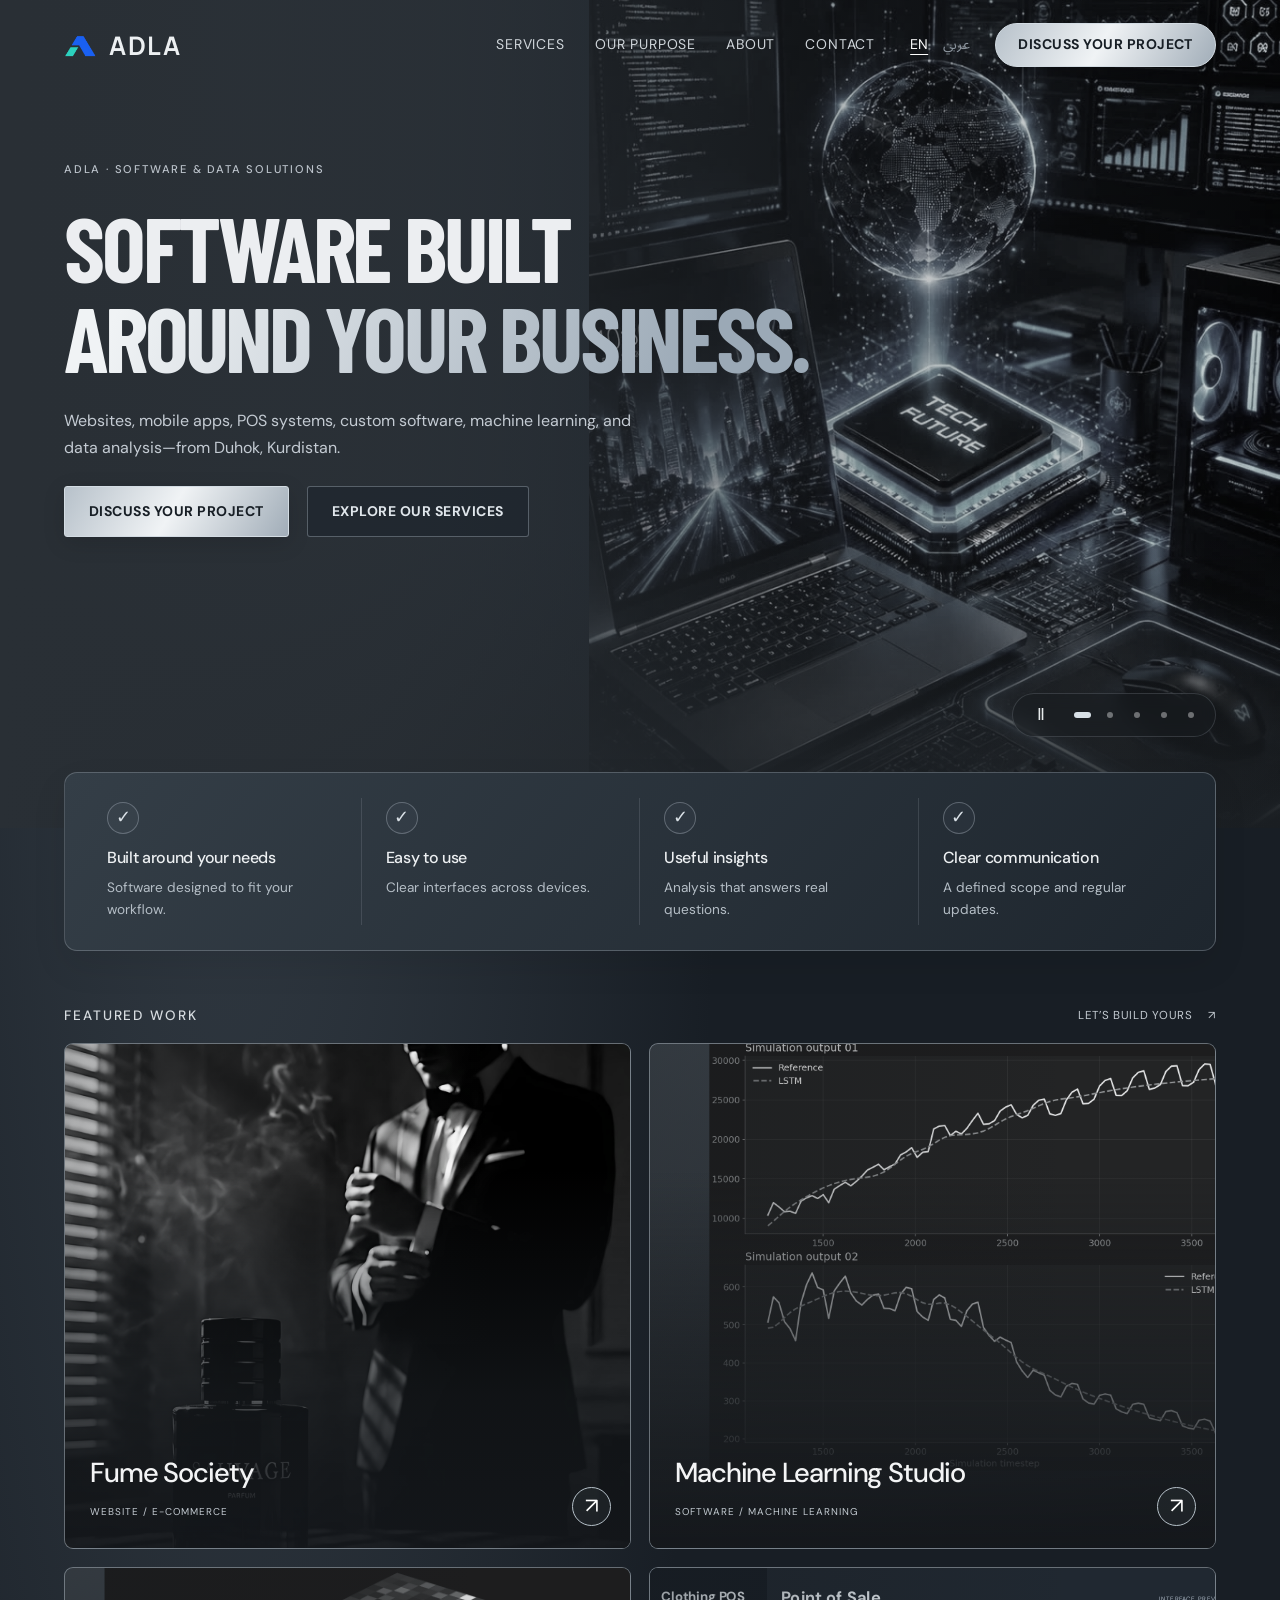
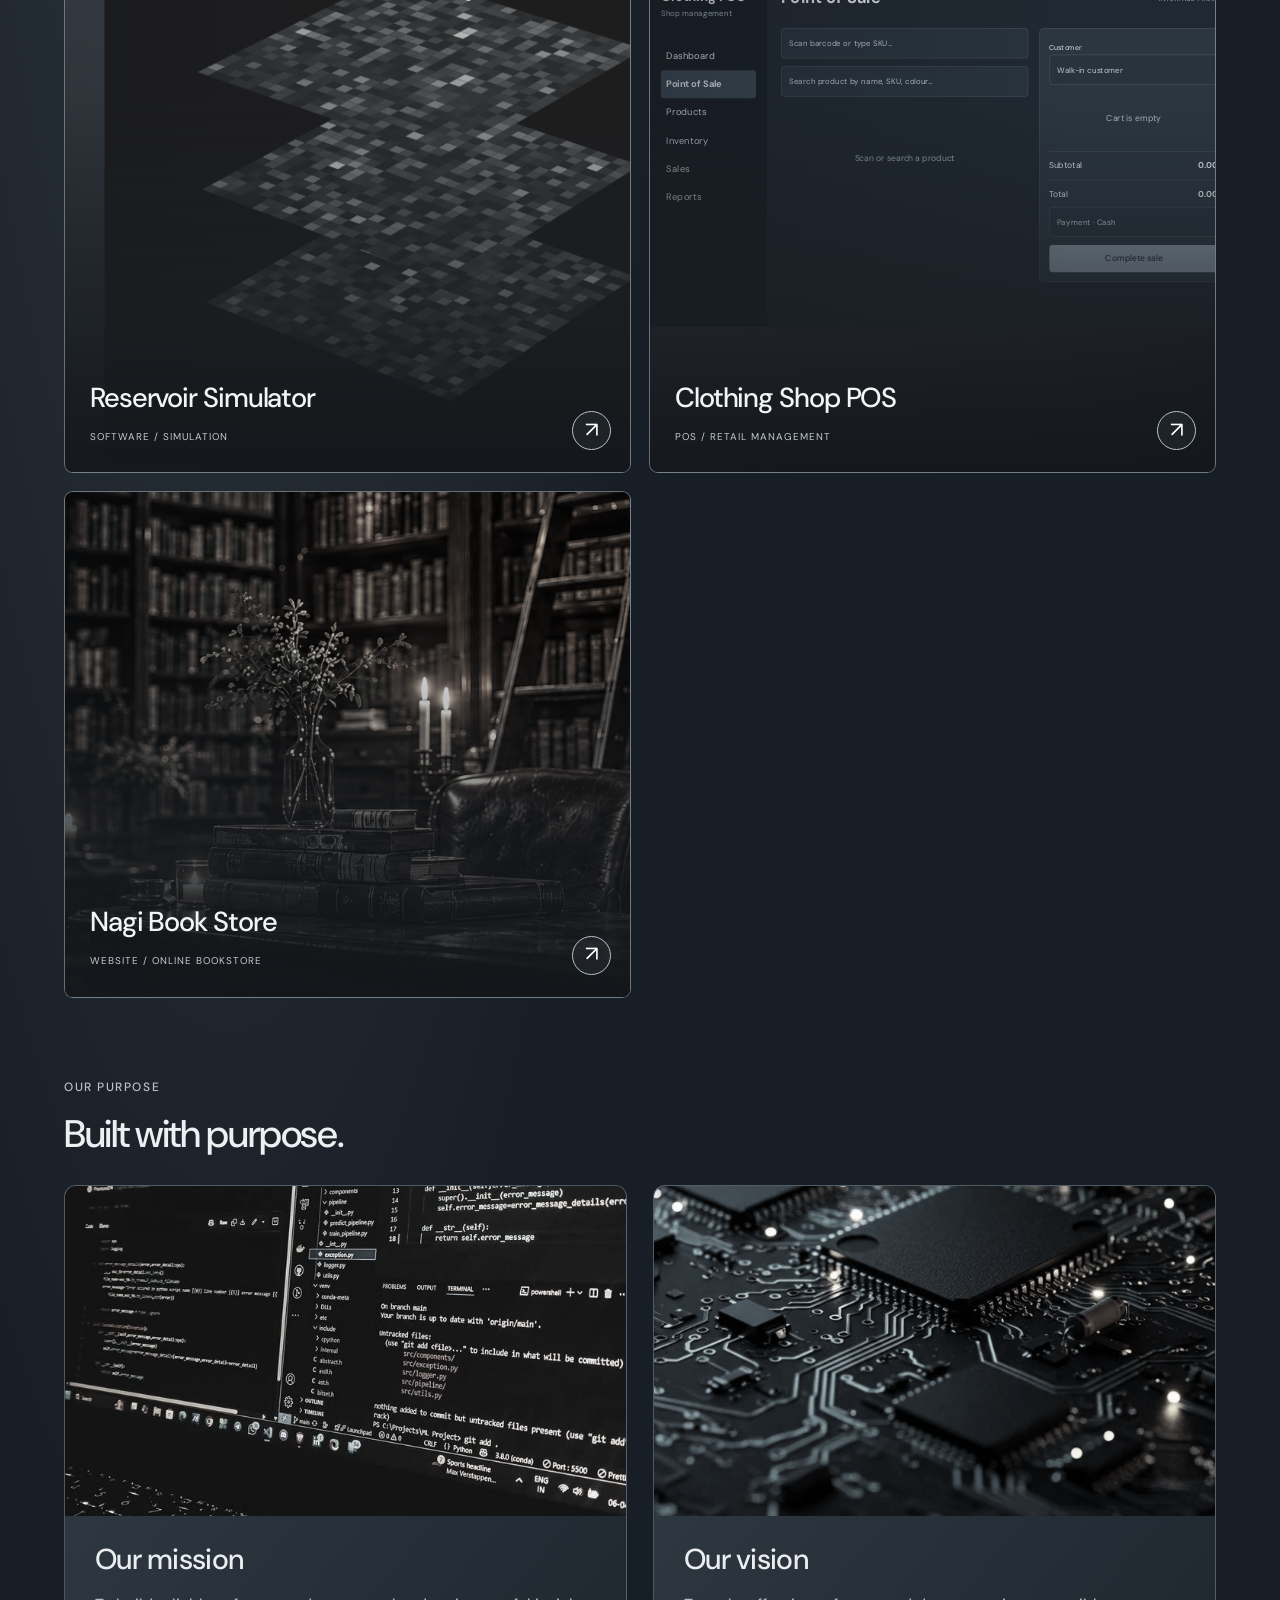
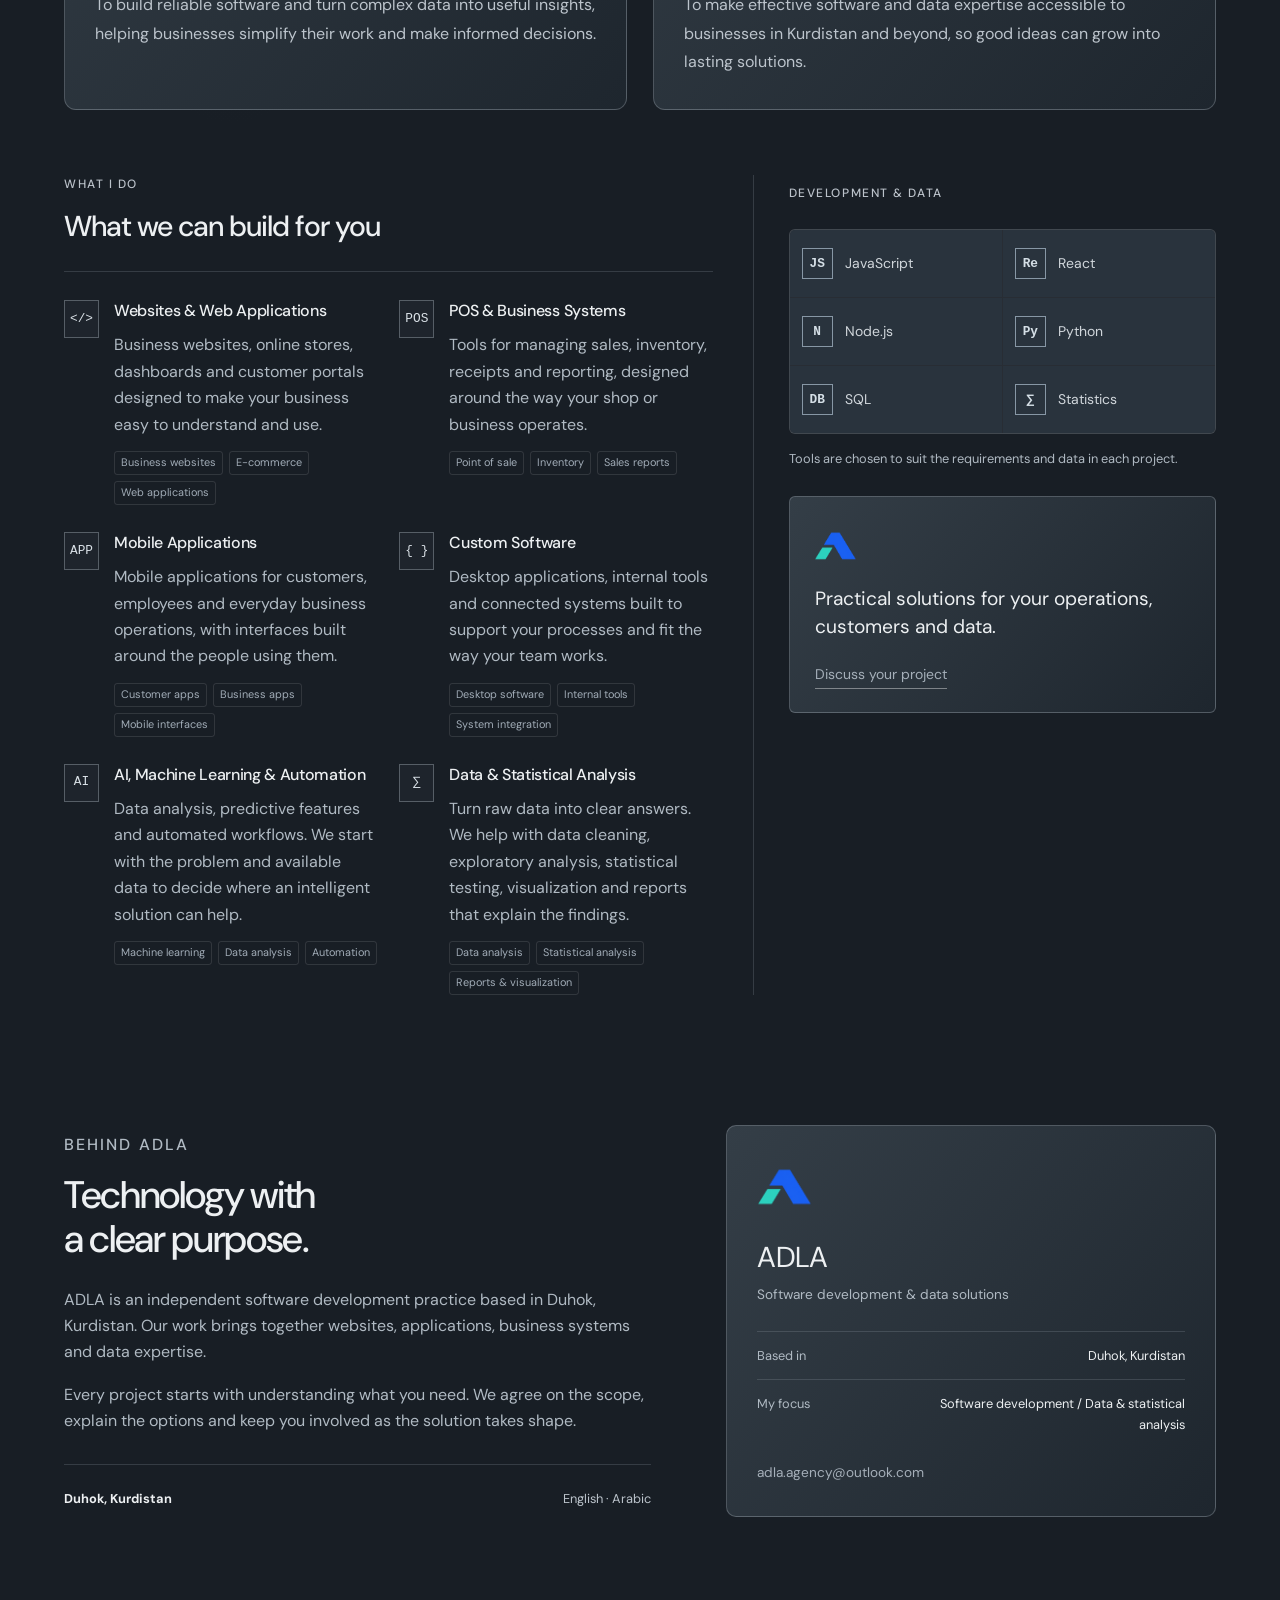
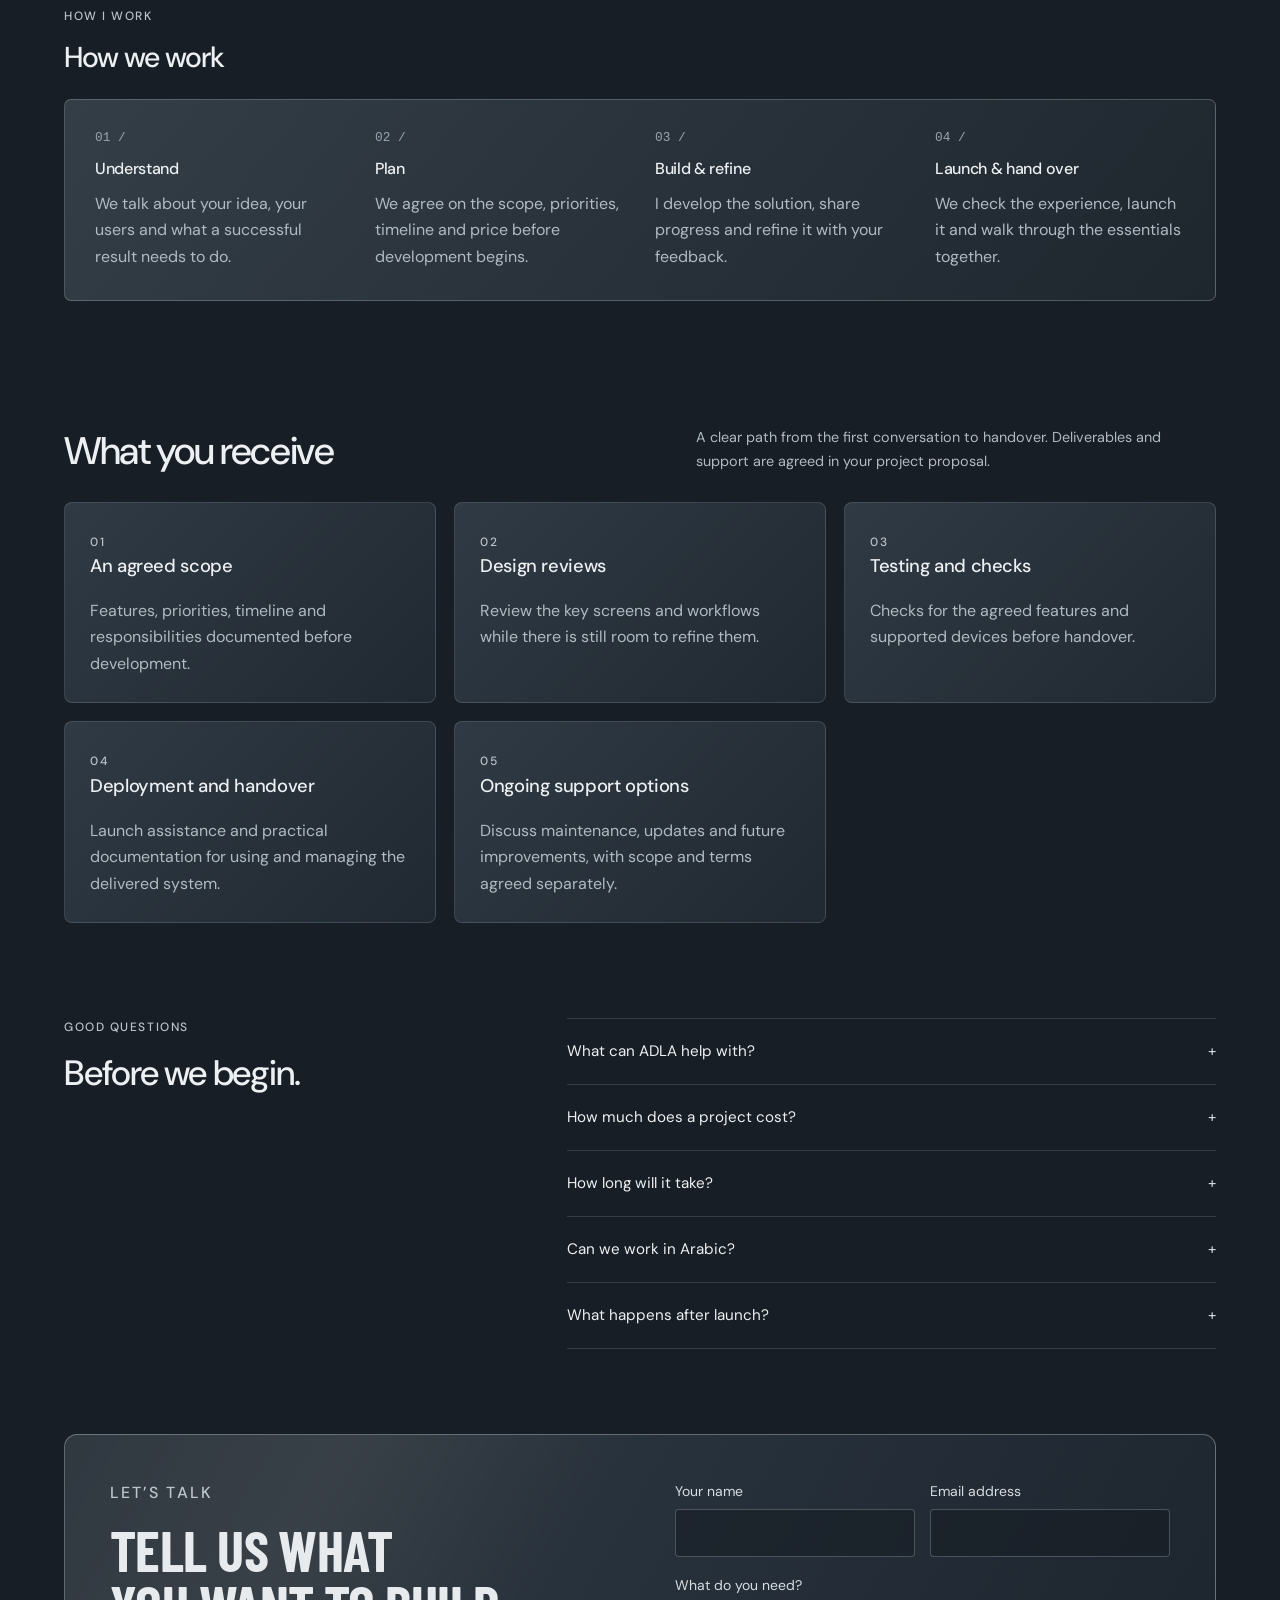
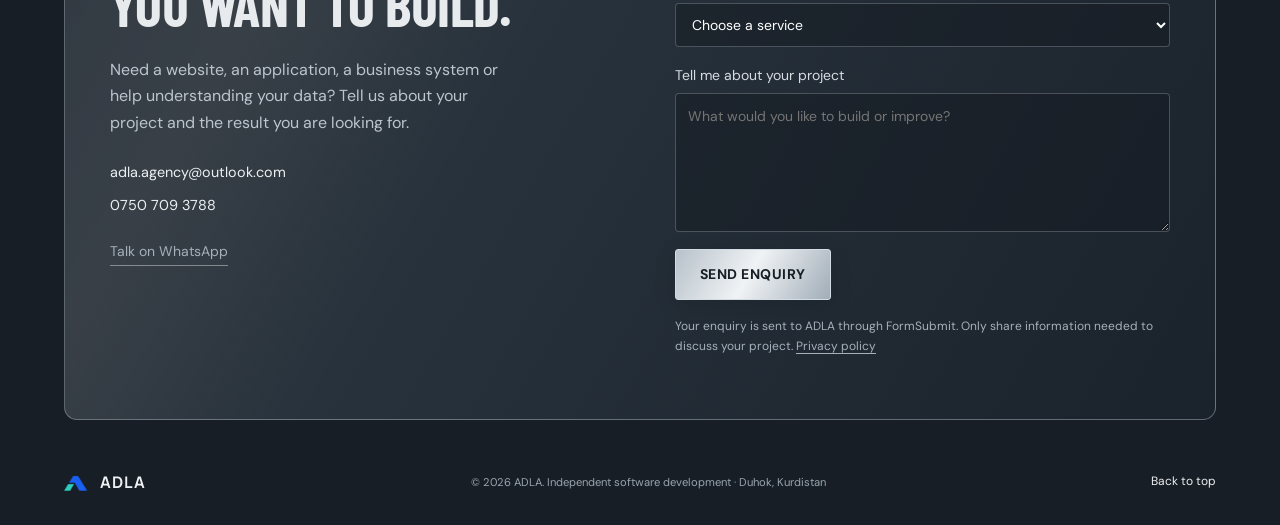
<file: index.html>
<!doctype html>
<html lang="en" dir="ltr">
<head>
<meta charset="utf-8"><meta name="viewport" content="width=device-width, initial-scale=1">
<title>ADLA | Software development in Duhok</title>
<meta name="description" content="Websites, mobile apps, POS systems, custom software, machine learning, automation, data analysis and statistical analysis. ADLA software development in Duhok, Kurdistan.">
<meta name="theme-color" content="#181e25"><link rel="icon" href="assets/favicon.png">
<link rel="preconnect" href="https://fonts.googleapis.com"><link rel="preconnect" href="https://fonts.gstatic.com" crossorigin>
<link href="https://fonts.googleapis.com/css2?family=Barlow+Condensed:wght@600;700;800&family=DM+Sans:wght@400;500;600;700&family=Manrope:wght@400;500;600;700;800&family=Noto+Sans+Arabic:wght@400;500;600;700&display=swap" rel="stylesheet">
<link rel="stylesheet" href="styles.css"><script src="app.js" defer></script>
</head>
<body><a class="skip" href="#services">Skip to content</a><div id="app"></div><noscript>Please enable JavaScript to view this bilingual website. Contact ADLA at adla.agency@outlook.com or +9647507093788.</noscript></body></html>
</file>
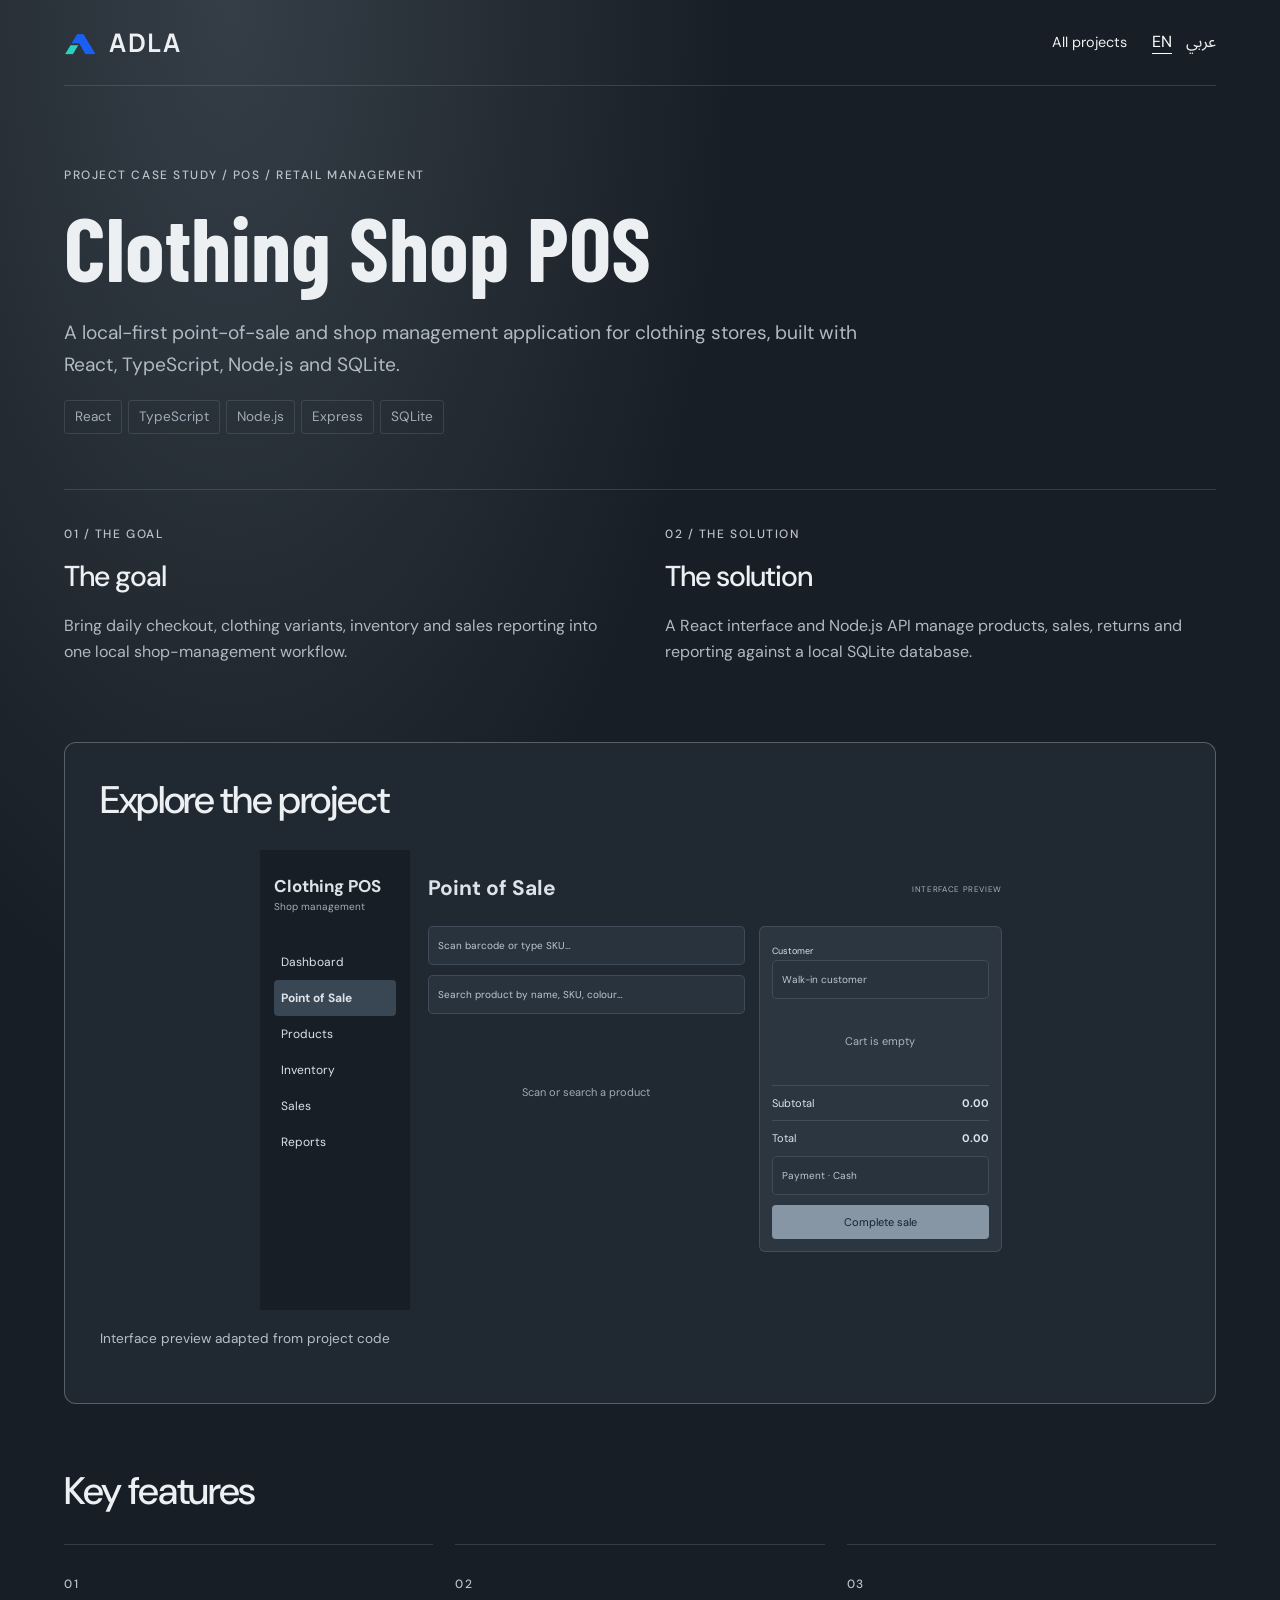
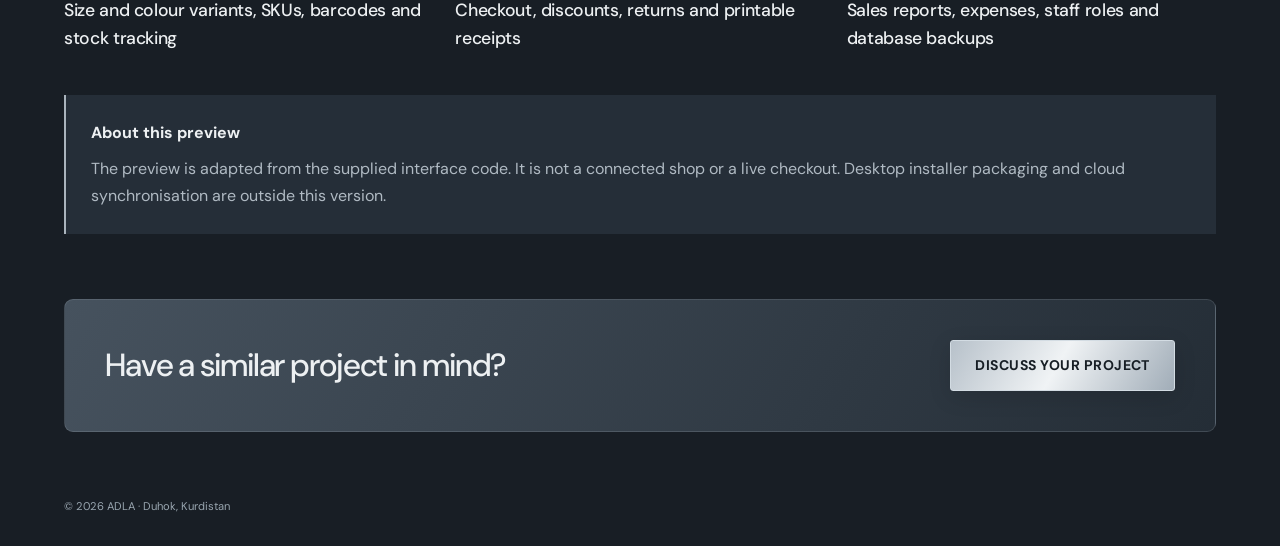
<file: clothing-pos.html>
<!doctype html>
<html lang="en" dir="ltr">
<head>
<meta charset="utf-8"><meta name="viewport" content="width=device-width, initial-scale=1">
<title>Clothing Shop POS | ADLA</title>
<meta name="description" content="A local-first point-of-sale and shop management application for clothing stores, built with React, TypeScript, Node.js and SQLite.">
<meta name="theme-color" content="#181e25"><link rel="icon" href="assets/favicon.png">
<link rel="preconnect" href="https://fonts.googleapis.com"><link rel="preconnect" href="https://fonts.gstatic.com" crossorigin>
<link href="https://fonts.googleapis.com/css2?family=Barlow+Condensed:wght@600;700;800&family=DM+Sans:wght@400;500;600;700&family=Manrope:wght@400;500;600;700;800&family=Noto+Sans+Arabic:wght@400;500;600;700&display=swap" rel="stylesheet">
<link rel="stylesheet" href="styles.css"><script src="case-data.js" defer></script><script src="case-studies.js" defer></script>
</head>
<body data-project="3"><div id="case"></div><noscript><h1>Clothing Shop POS</h1><p>A local-first point-of-sale and shop management application for clothing stores, built with React, TypeScript, Node.js and SQLite.</p><a href="./">ADLA</a></noscript></body></html>
</file>
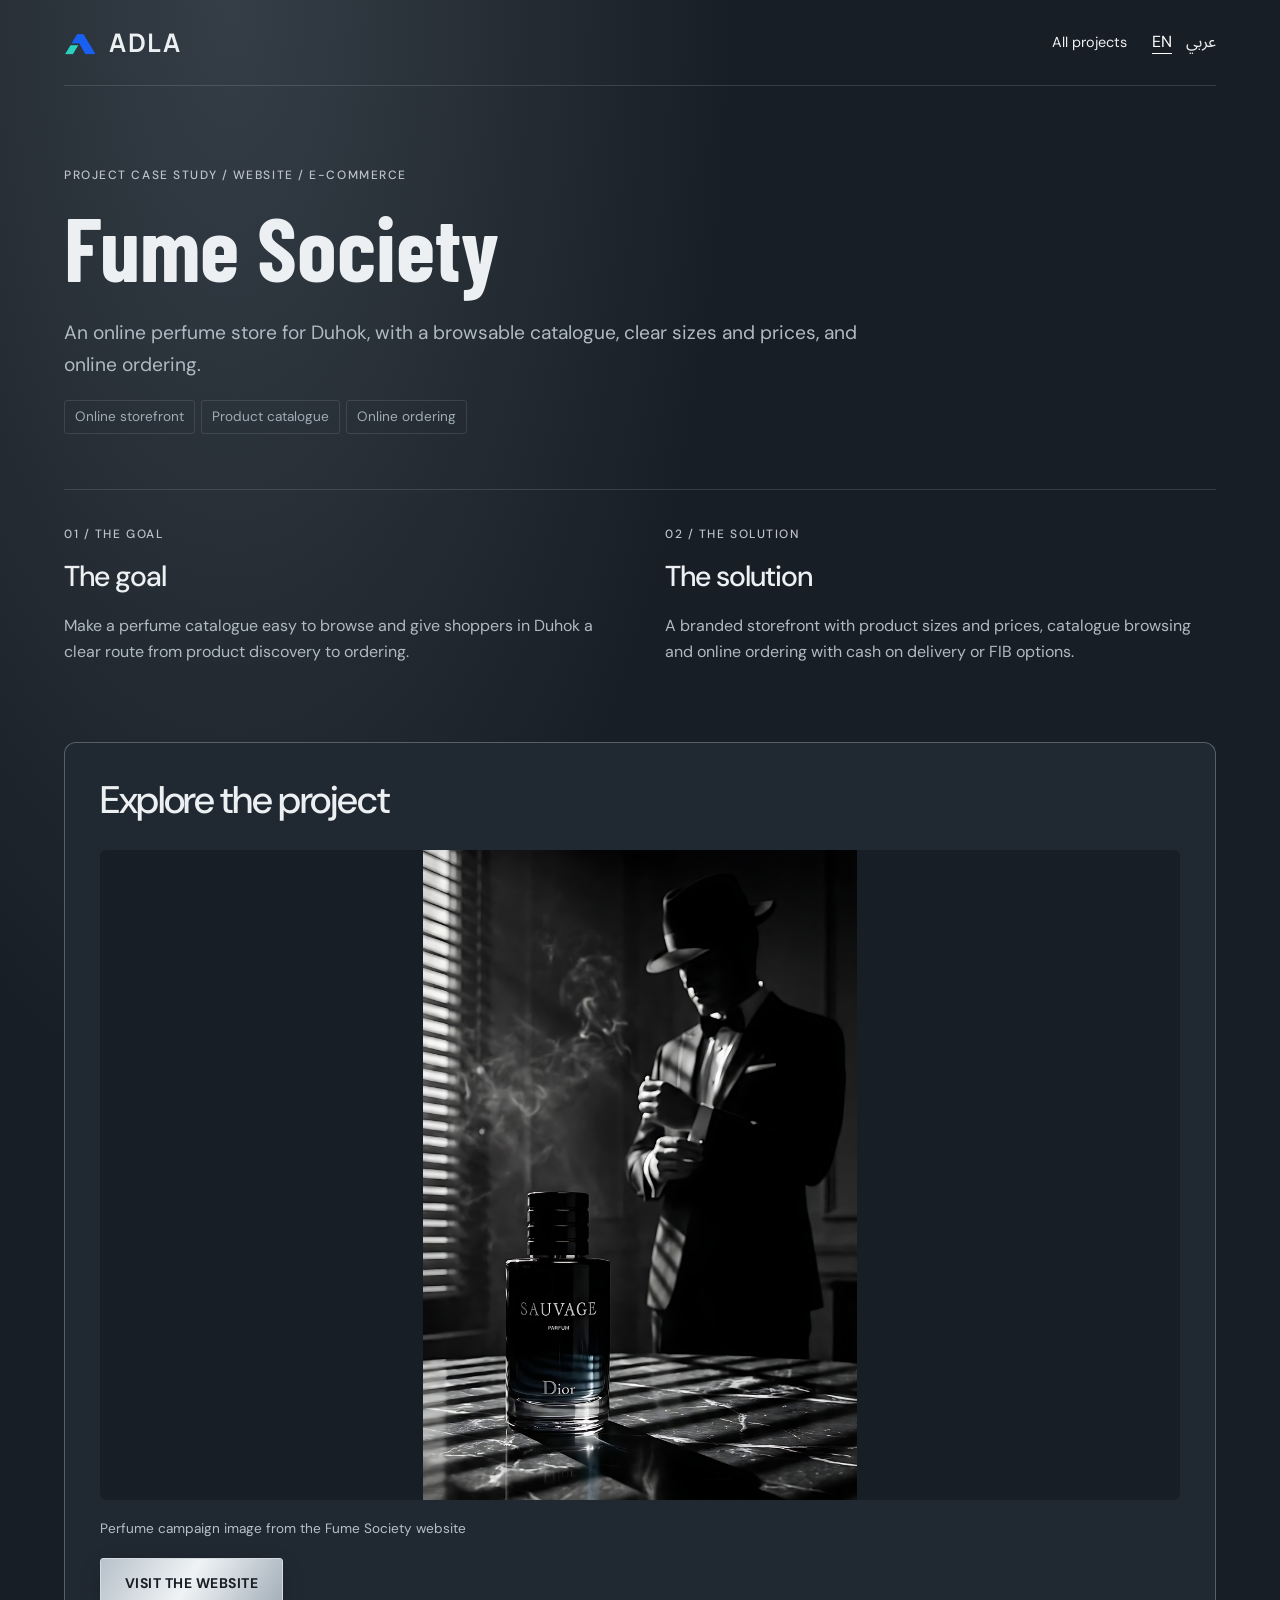
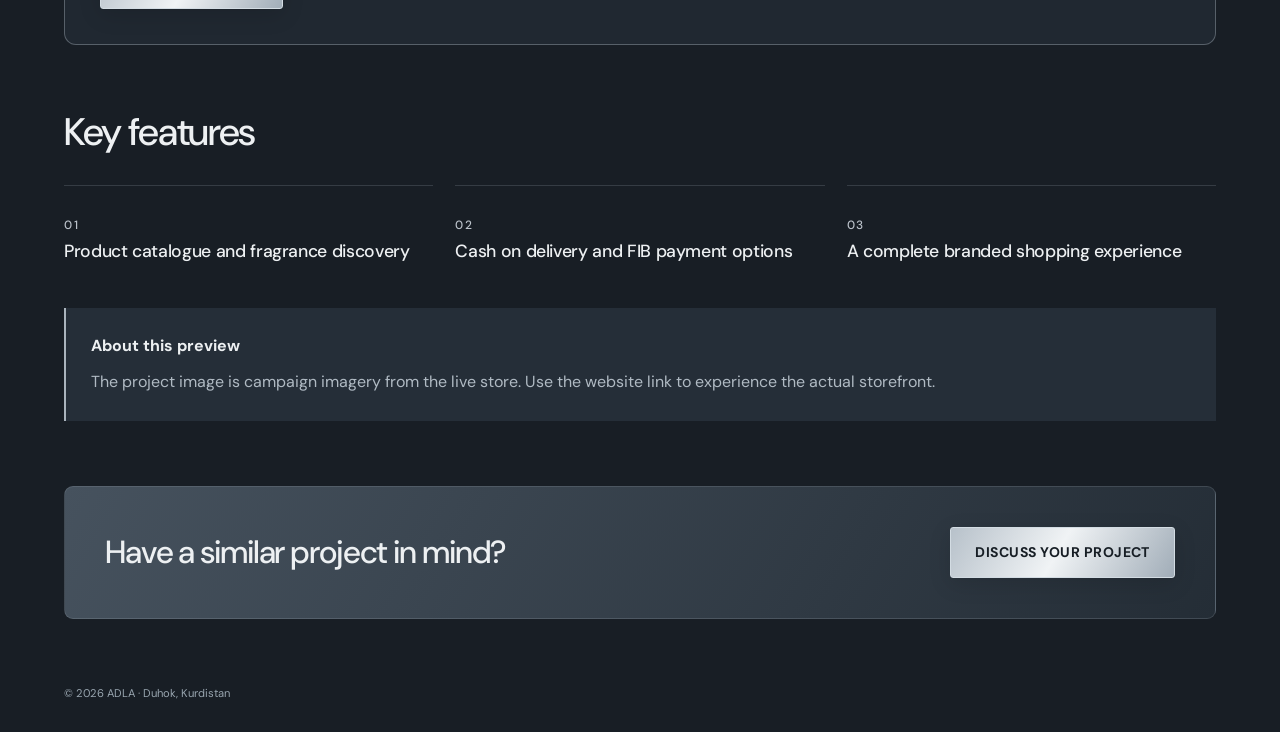
<file: fume-society.html>
<!doctype html>
<html lang="en" dir="ltr">
<head>
<meta charset="utf-8"><meta name="viewport" content="width=device-width, initial-scale=1">
<title>Fume Society | ADLA</title>
<meta name="description" content="An online perfume store for Duhok, with a browsable catalogue, clear sizes and prices, and online ordering.">
<meta name="theme-color" content="#181e25"><link rel="icon" href="assets/favicon.png">
<link rel="preconnect" href="https://fonts.googleapis.com"><link rel="preconnect" href="https://fonts.gstatic.com" crossorigin>
<link href="https://fonts.googleapis.com/css2?family=Barlow+Condensed:wght@600;700;800&family=DM+Sans:wght@400;500;600;700&family=Manrope:wght@400;500;600;700;800&family=Noto+Sans+Arabic:wght@400;500;600;700&display=swap" rel="stylesheet">
<link rel="stylesheet" href="styles.css"><script src="case-data.js" defer></script><script src="case-studies.js" defer></script>
</head>
<body data-project="0"><div id="case"></div><noscript><h1>Fume Society</h1><p>An online perfume store for Duhok, with a browsable catalogue, clear sizes and prices, and online ordering.</p><a href="./">ADLA</a></noscript></body></html>
</file>
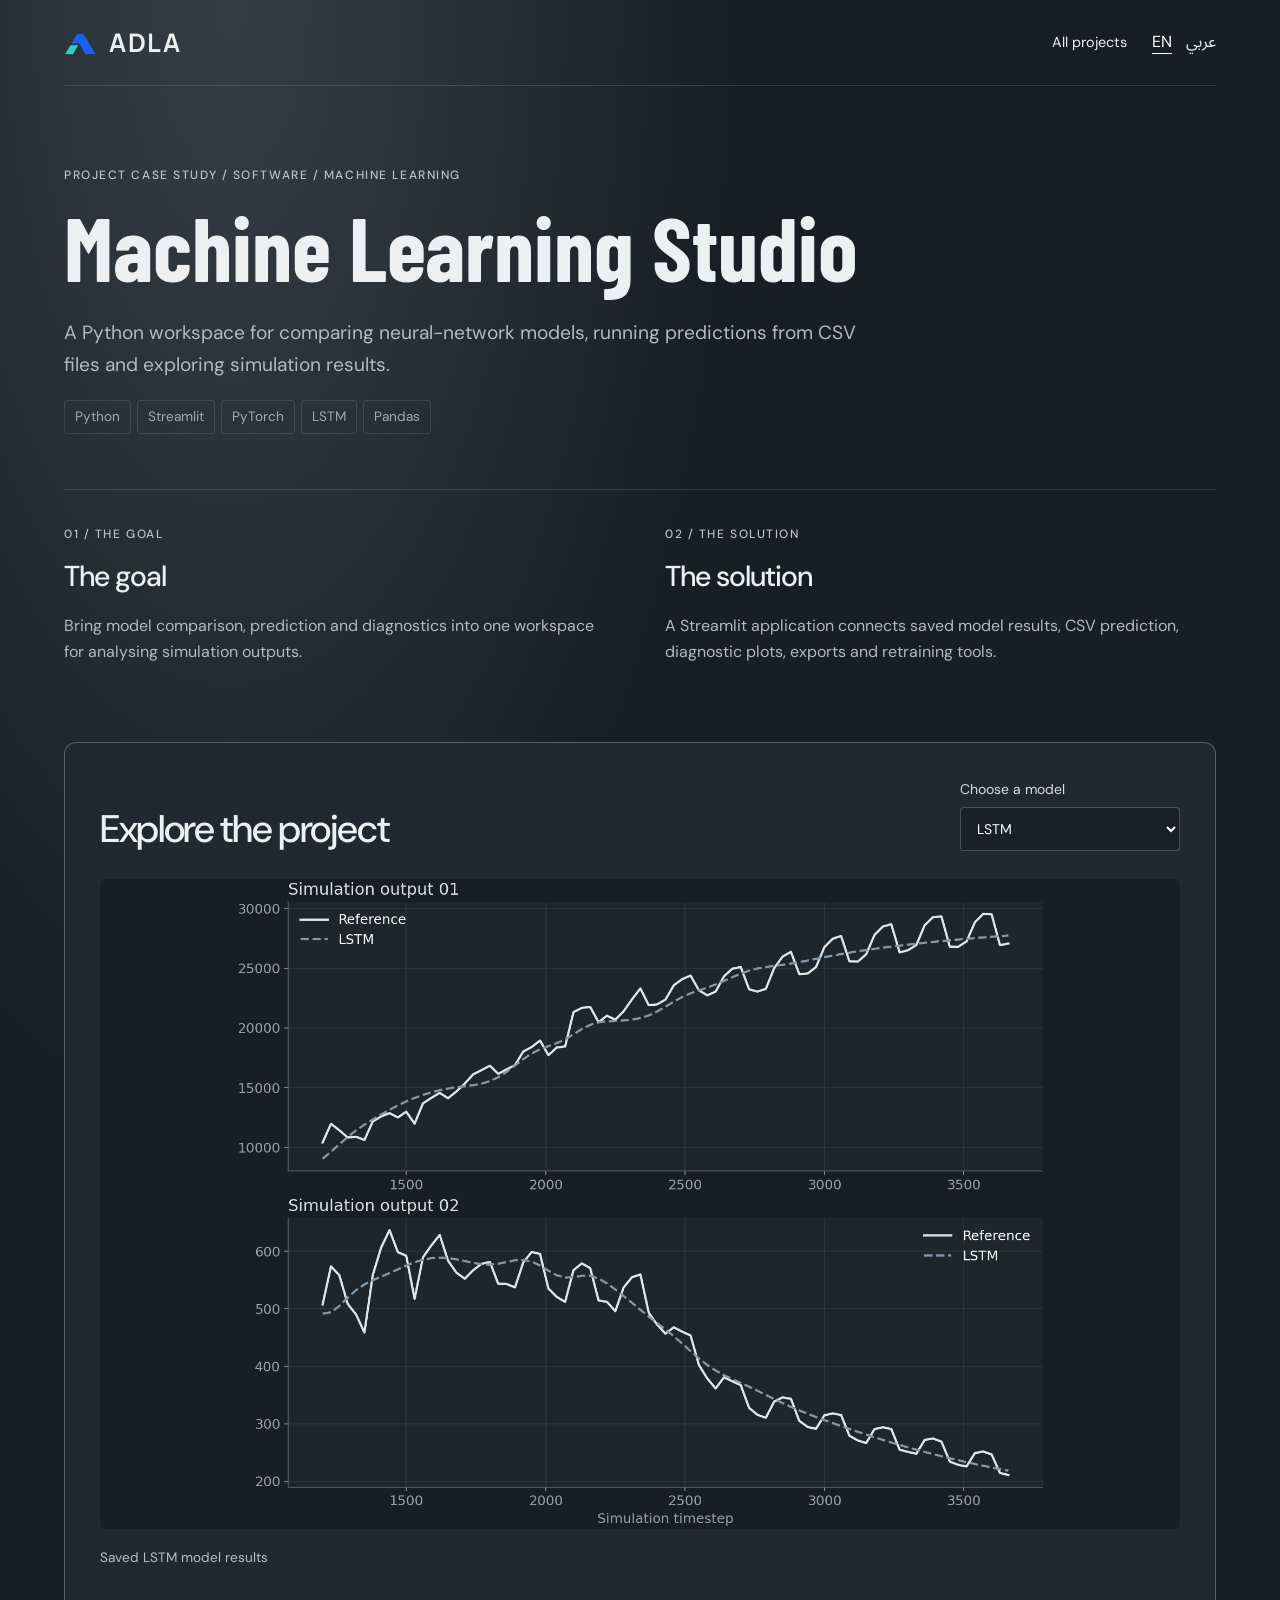
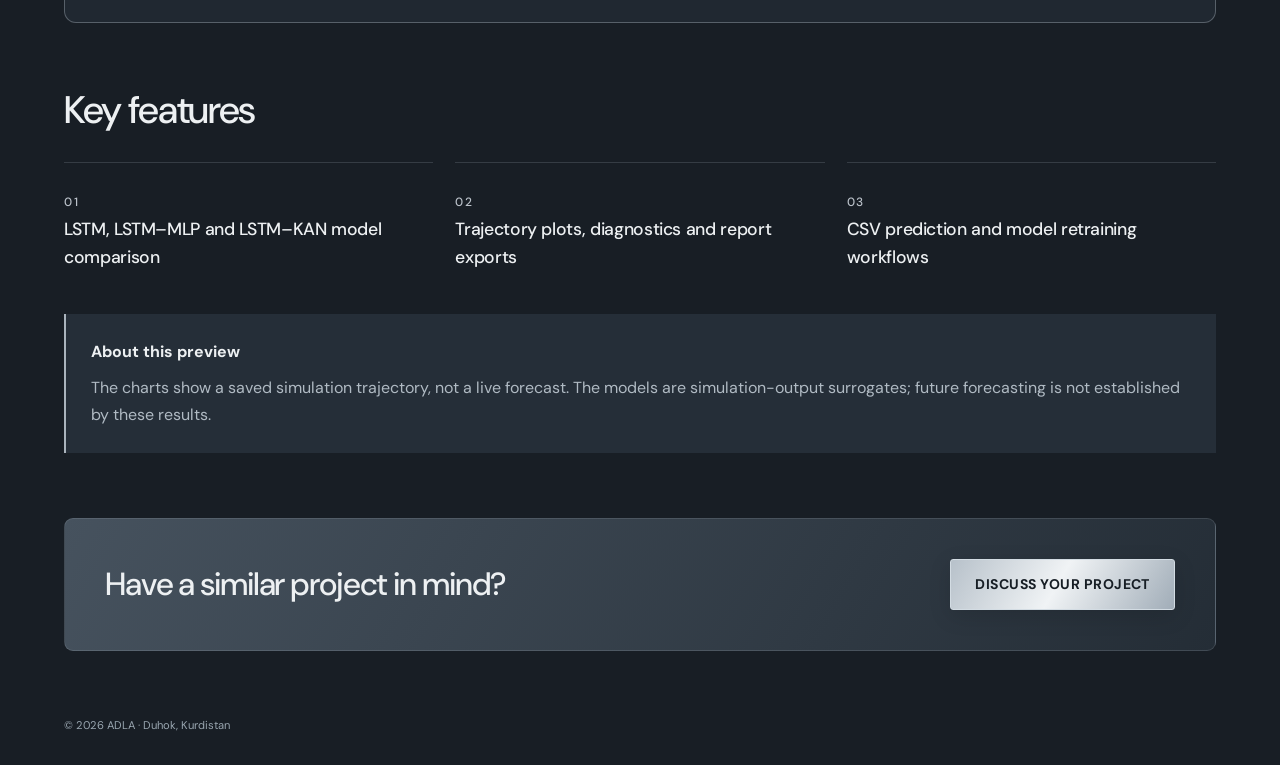
<file: machine-learning-studio.html>
<!doctype html>
<html lang="en" dir="ltr">
<head>
<meta charset="utf-8"><meta name="viewport" content="width=device-width, initial-scale=1">
<title>Machine Learning Studio | ADLA</title>
<meta name="description" content="A Python workspace for comparing neural-network models, running predictions from CSV files and exploring simulation results.">
<meta name="theme-color" content="#181e25"><link rel="icon" href="assets/favicon.png">
<link rel="preconnect" href="https://fonts.googleapis.com"><link rel="preconnect" href="https://fonts.gstatic.com" crossorigin>
<link href="https://fonts.googleapis.com/css2?family=Barlow+Condensed:wght@600;700;800&family=DM+Sans:wght@400;500;600;700&family=Manrope:wght@400;500;600;700;800&family=Noto+Sans+Arabic:wght@400;500;600;700&display=swap" rel="stylesheet">
<link rel="stylesheet" href="styles.css"><script src="case-data.js" defer></script><script src="case-studies.js" defer></script>
</head>
<body data-project="1"><div id="case"></div><noscript><h1>Machine Learning Studio</h1><p>A Python workspace for comparing neural-network models, running predictions from CSV files and exploring simulation results.</p><a href="./">ADLA</a></noscript></body></html>
</file>
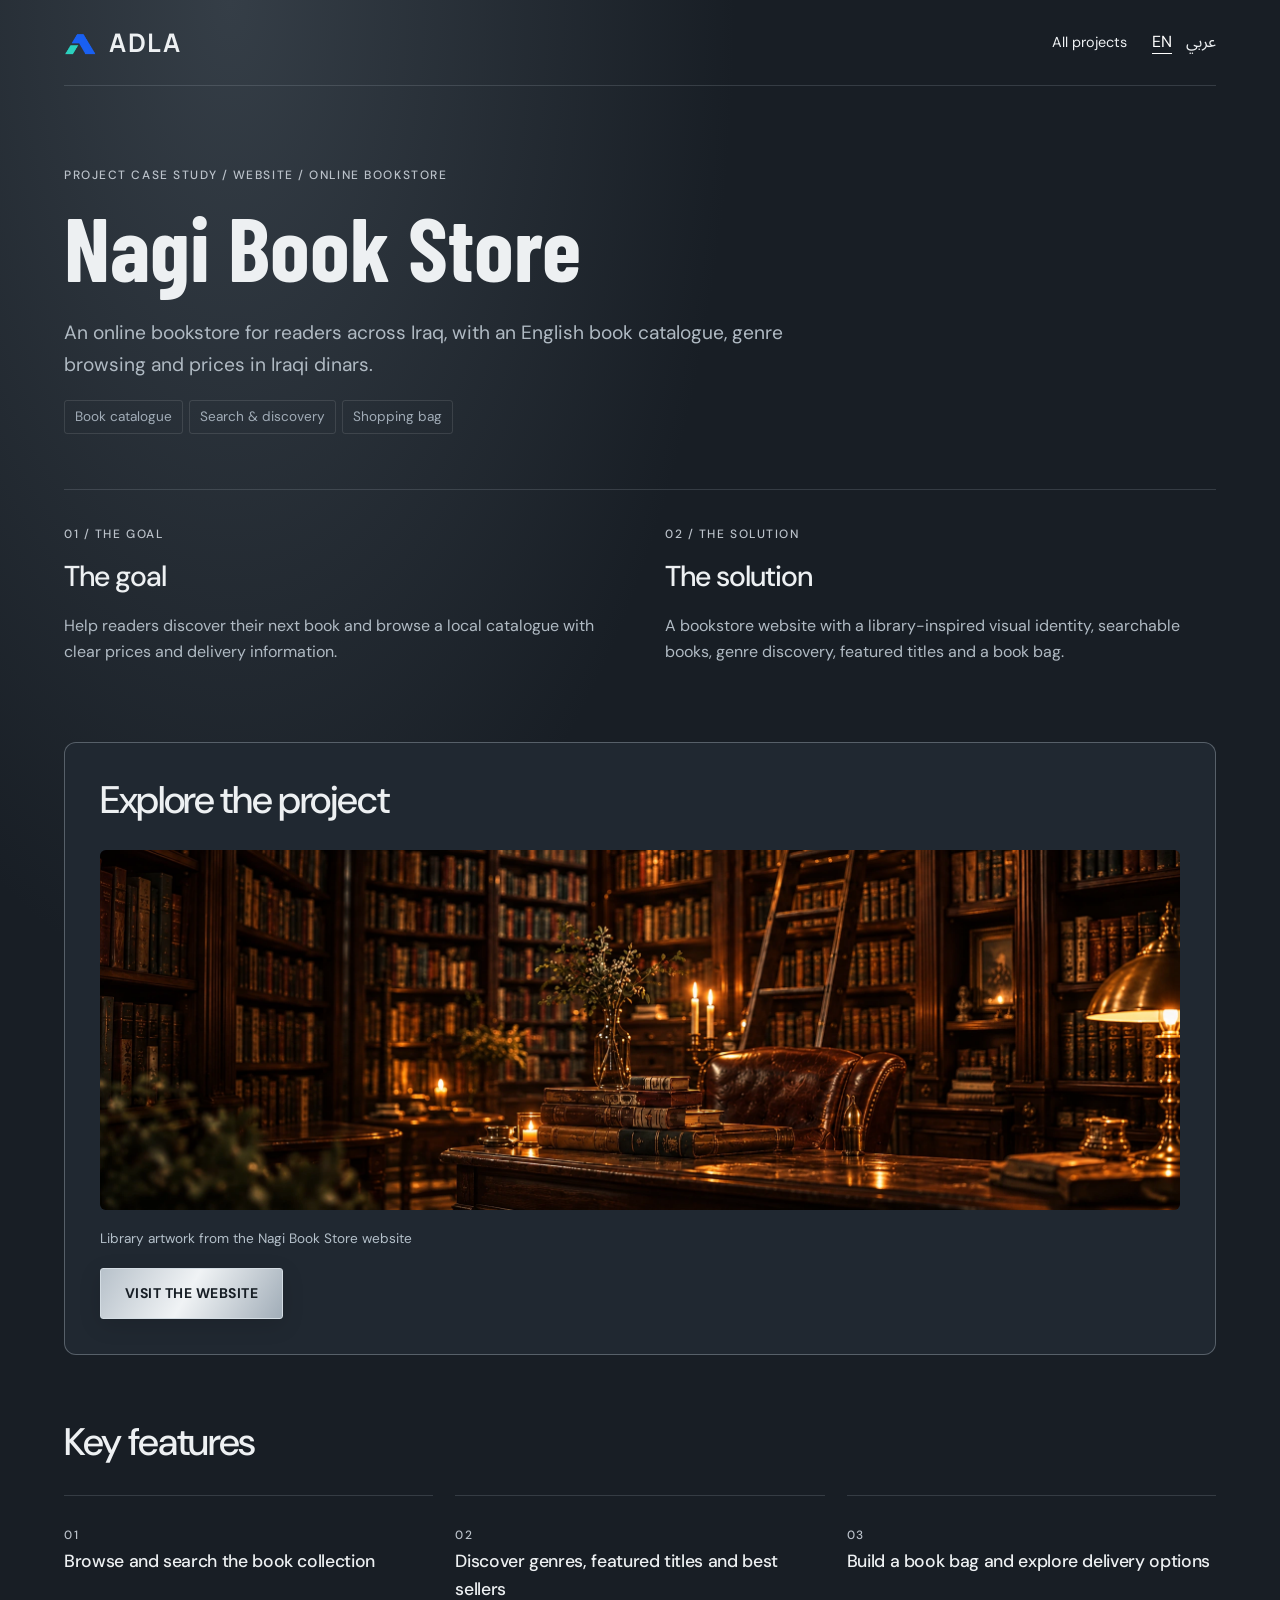
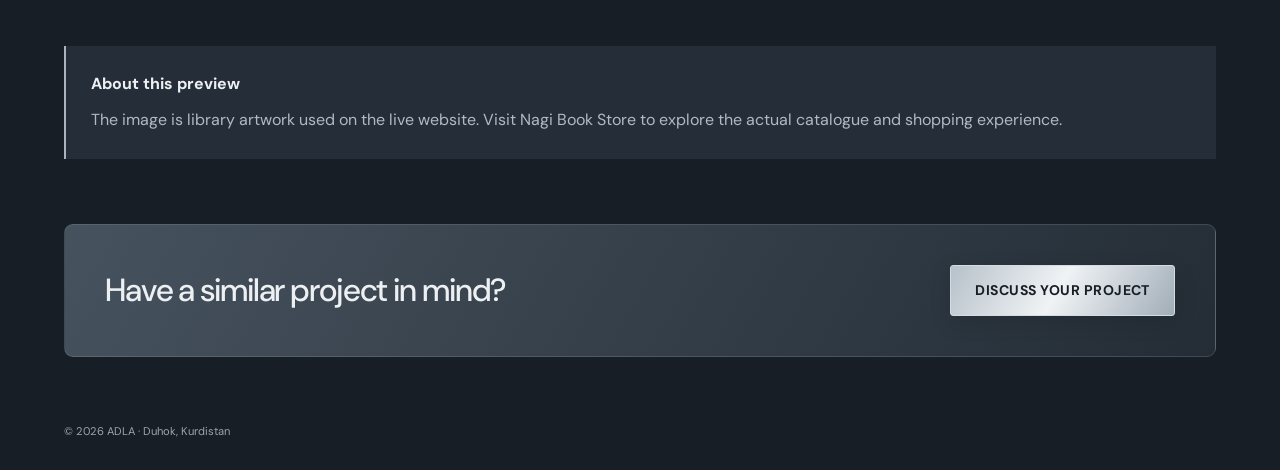
<file: nagi-book-store.html>
<!doctype html>
<html lang="en" dir="ltr">
<head>
<meta charset="utf-8"><meta name="viewport" content="width=device-width, initial-scale=1">
<title>Nagi Book Store | ADLA</title>
<meta name="description" content="An online bookstore for readers across Iraq, with an English book catalogue, genre browsing and prices in Iraqi dinars.">
<meta name="theme-color" content="#181e25"><link rel="icon" href="assets/favicon.png">
<link rel="preconnect" href="https://fonts.googleapis.com"><link rel="preconnect" href="https://fonts.gstatic.com" crossorigin>
<link href="https://fonts.googleapis.com/css2?family=Barlow+Condensed:wght@600;700;800&family=DM+Sans:wght@400;500;600;700&family=Manrope:wght@400;500;600;700;800&family=Noto+Sans+Arabic:wght@400;500;600;700&display=swap" rel="stylesheet">
<link rel="stylesheet" href="styles.css"><script src="case-data.js" defer></script><script src="case-studies.js" defer></script>
</head>
<body data-project="4"><div id="case"></div><noscript><h1>Nagi Book Store</h1><p>An online bookstore for readers across Iraq, with an English book catalogue, genre browsing and prices in Iraqi dinars.</p><a href="./">ADLA</a></noscript></body></html>
</file>
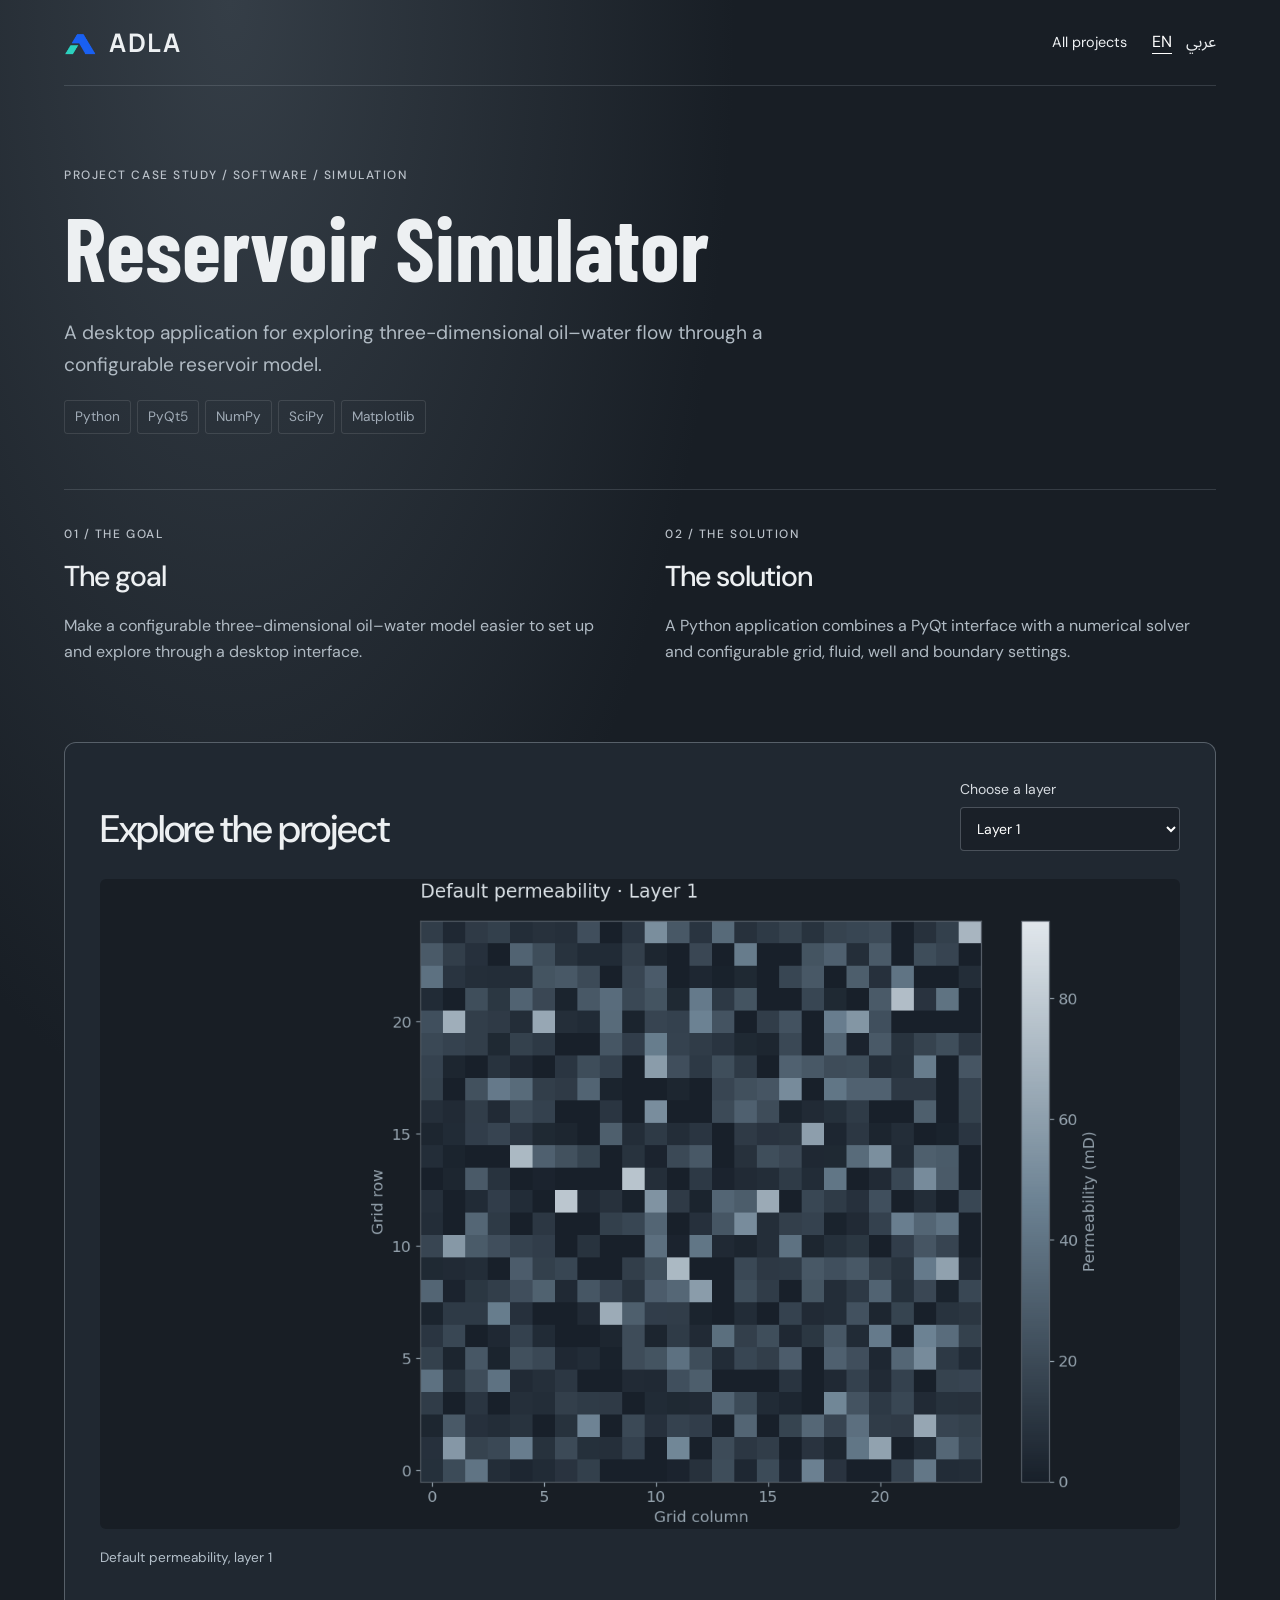
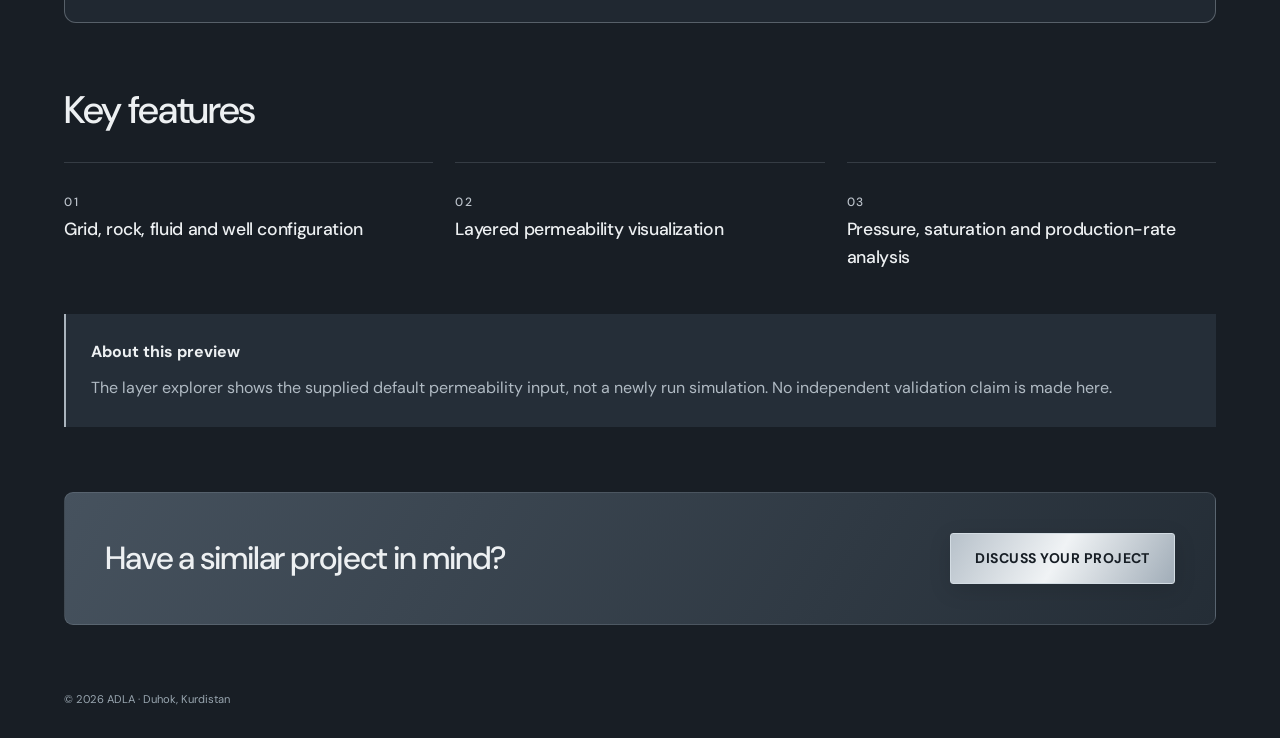
<file: reservoir-simulator.html>
<!doctype html>
<html lang="en" dir="ltr">
<head>
<meta charset="utf-8"><meta name="viewport" content="width=device-width, initial-scale=1">
<title>Reservoir Simulator | ADLA</title>
<meta name="description" content="A desktop application for exploring three-dimensional oil–water flow through a configurable reservoir model.">
<meta name="theme-color" content="#181e25"><link rel="icon" href="assets/favicon.png">
<link rel="preconnect" href="https://fonts.googleapis.com"><link rel="preconnect" href="https://fonts.gstatic.com" crossorigin>
<link href="https://fonts.googleapis.com/css2?family=Barlow+Condensed:wght@600;700;800&family=DM+Sans:wght@400;500;600;700&family=Manrope:wght@400;500;600;700;800&family=Noto+Sans+Arabic:wght@400;500;600;700&display=swap" rel="stylesheet">
<link rel="stylesheet" href="styles.css"><script src="case-data.js" defer></script><script src="case-studies.js" defer></script>
</head>
<body data-project="2"><div id="case"></div><noscript><h1>Reservoir Simulator</h1><p>A desktop application for exploring three-dimensional oil–water flow through a configurable reservoir model.</p><a href="./">ADLA</a></noscript></body></html>
</file>
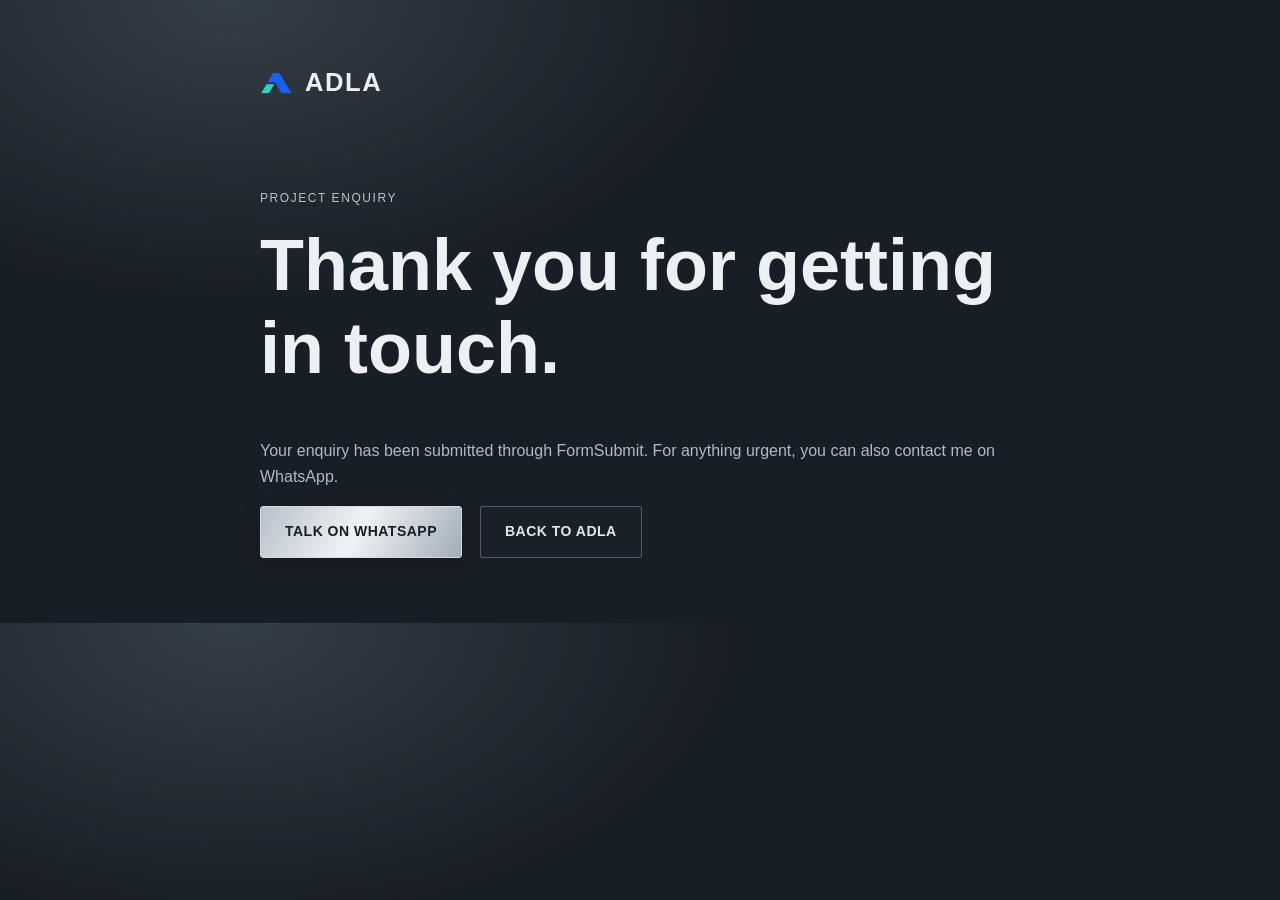
<file: thanks.html>
<!doctype html><html lang="en"><head><meta charset="utf-8"><meta name="viewport" content="width=device-width,initial-scale=1"><meta name="robots" content="noindex"><title>Thank you | ADLA</title><link rel="icon" href="assets/favicon.png"><link rel="stylesheet" href="styles.css"></head><body><main class="wrap section" style="max-width:760px"><a class="brand" href="./"><img src="assets/logo.png" alt="">ADLA</a><div style="margin-top:90px"><p class="eyebrow" id="label">PROJECT ENQUIRY</p><h1 style="font-size:clamp(2.8rem,6vw,4.5rem)" id="title">Thank you for getting in touch.</h1><p class="muted" id="message">Your enquiry has been submitted through FormSubmit. For anything urgent, you can also contact me on WhatsApp.</p><div class="actions"><a class="button" href="https://wa.me/9647507093788" id="chat">Talk on WhatsApp</a><a class="button secondary" href="./" id="home">Back to ADLA</a></div></div></main><script>if(new URLSearchParams(location.search).get('lang')==='ar'){document.documentElement.lang='ar';document.documentElement.dir='rtl';document.title='شكراً لك | ADLA';document.querySelector('#label').textContent='استفسار عن مشروع';document.querySelector('#title').textContent='شكراً لتواصلك معي.';document.querySelector('#message').textContent='تم تقديم استفسارك عبر FormSubmit. للأمور العاجلة، يمكنك أيضاً التواصل معي عبر واتساب.';document.querySelector('#chat').textContent='تحدث عبر واتساب';document.querySelector('#home').textContent='العودة إلى ADLA';document.querySelector('#home').href='./?lang=ar'}</script></body></html>
</file>
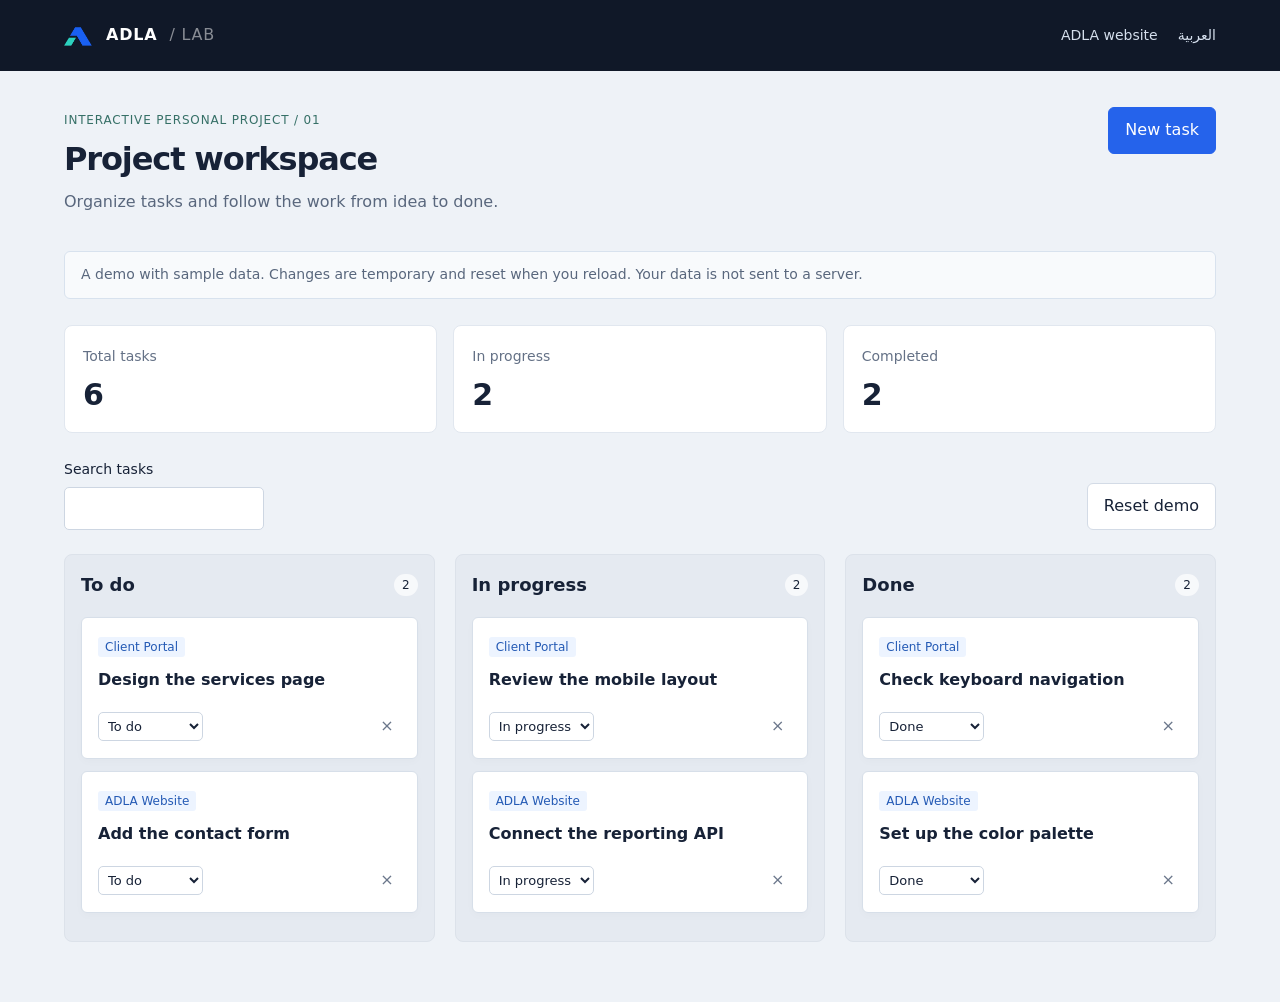
<file: demos/board.html>
<!doctype html><html lang="en"><head><meta charset="utf-8"><meta name="viewport" content="width=device-width, initial-scale=1"><meta name="robots" content="noindex"><title>Project board | ADLA demo</title><link rel="icon" href="../assets/favicon.png"><link rel="stylesheet" href="demo.css"><script src="demo.js" defer></script></head><body data-demo="board"><div id="demo"></div></body></html>
</file>
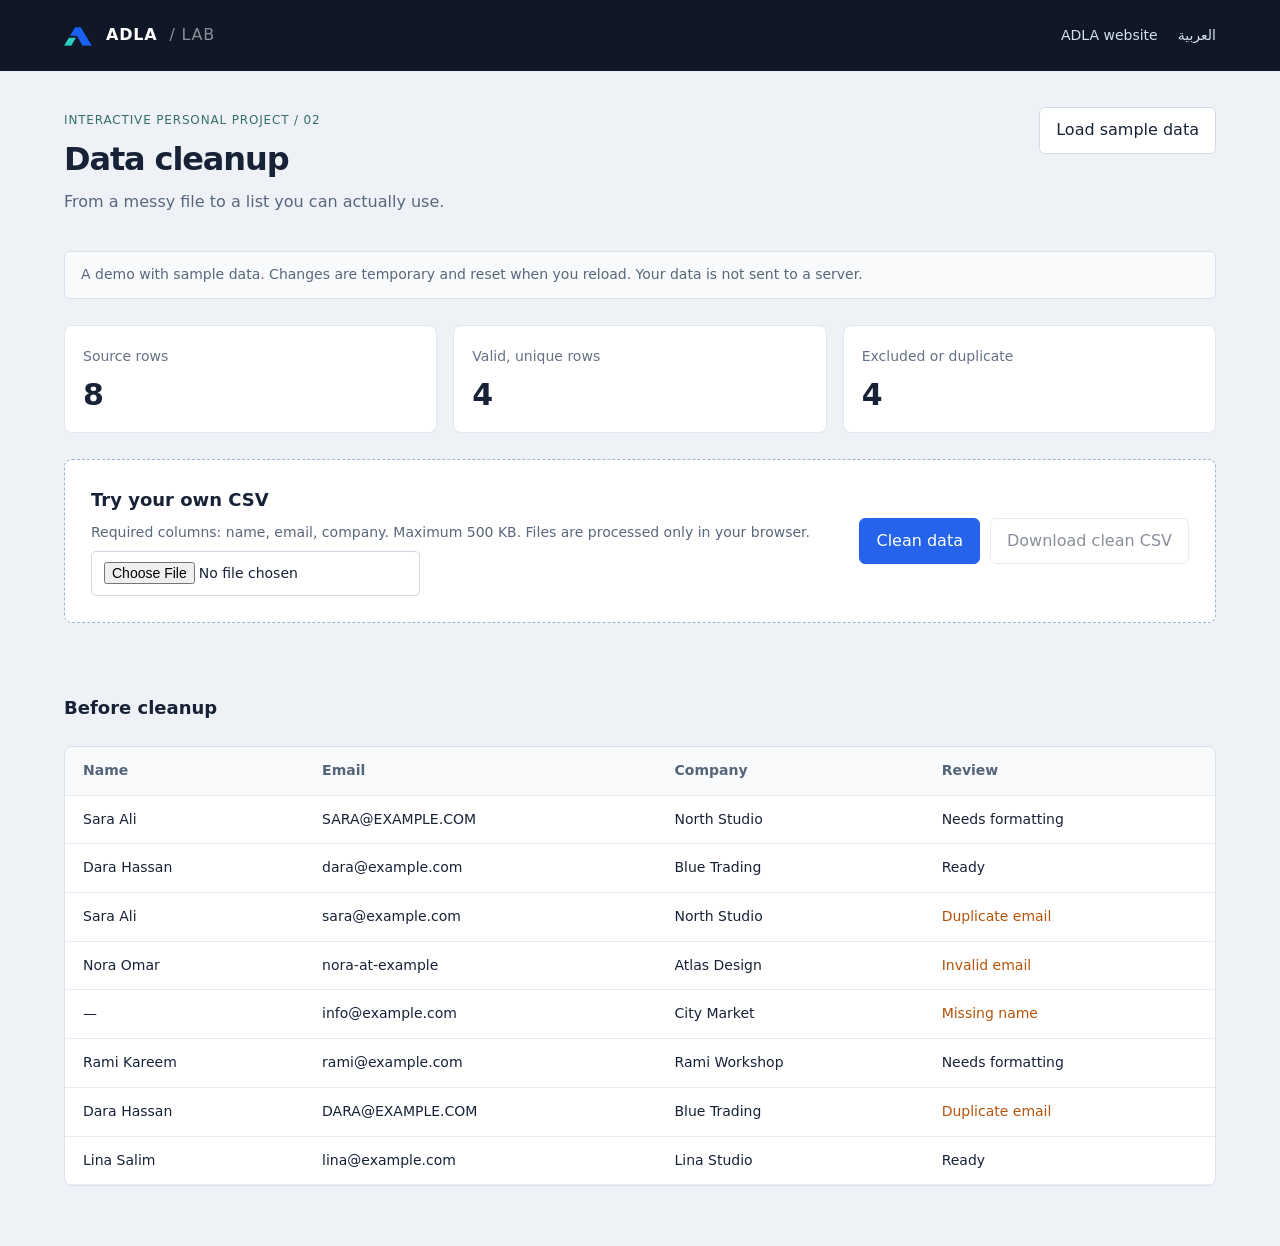
<file: demos/data.html>
<!doctype html><html lang="en"><head><meta charset="utf-8"><meta name="viewport" content="width=device-width, initial-scale=1"><meta name="robots" content="noindex"><title>Data cleanup | ADLA demo</title><link rel="icon" href="../assets/favicon.png"><link rel="stylesheet" href="demo.css"><script src="demo.js" defer></script></head><body data-demo="data"><div id="demo"></div></body></html>
</file>
<file: styles.css>
:root{color-scheme:dark;--bg:#191d21;--panel:#252b32;--ink:#eaecee;--muted:#a4acb5;--line:#ffffff26;--mint:#708091;--blue:#798897;--font:'DM Sans','Noto Sans Arabic',sans-serif}*{box-sizing:border-box}html{scroll-behavior:smooth;scroll-padding-top:35px}body{margin:0;color:var(--ink);background:radial-gradient(ellipse at 20% 0%,#30353b 0%,transparent 35%),var(--bg);font:16px/1.65 var(--font)}button,input,select,textarea{font:inherit}a{color:inherit;text-decoration:none}button{cursor:pointer}img{display:block;max-width:100%;object-fit:cover}button:focus-visible,a:focus-visible,input:focus-visible,select:focus-visible,textarea:focus-visible,summary:focus-visible{outline:2px solid var(--mint);outline-offset:5px}::selection{background:var(--mint);color:#181c20}.wrap{width:min(1280px,90%);margin-inline:auto}.section{padding:65px 0}.eyebrow{font-size:.75rem;letter-spacing:.13em;text-transform:uppercase;font-weight:500;color:#c4cbd2;margin:0 0 15px}.eyebrow>span{color:#788691;margin-inline-end:14px}h1,h2,h3,p{margin-top:0}h1,h2,h3{line-height:1.15}h2{font-size:clamp(2rem,3vw,3rem);font-weight:500;letter-spacing:-.035em;margin-bottom:0}h3{font-size:1.4rem;font-weight:500;letter-spacing:-.02em}.muted{color:var(--muted)}.section-head{display:flex;justify-content:space-between;align-items:flex-end;gap:30px;margin-bottom:28px}.section-head>p{color:var(--muted);max-width:350px;font-size:.9rem;margin:0}.button{min-height:48px;display:inline-flex;align-items:center;justify-content:center;border:1px solid #d8dce1;border-radius:3px;background:linear-gradient(115deg,#d0d4d8,#f1f3f5 48%,#a6b0bb);color:#191d21;font-size:.8rem;font-weight:700;text-transform:uppercase;letter-spacing:.035em;padding:13px 24px;transition:filter .2s,transform .2s}.button:hover{filter:brightness(1.1);transform:translateY(-2px)}.button.secondary{color:var(--ink);border-color:#ffffff40;background:transparent}.actions{display:flex;gap:18px;flex-wrap:wrap}.text-button{border:0;border-bottom:1px solid #ffffff65;padding:0 0 5px;background:none;color:var(--ink);font-size:.85rem}.text-button:hover{color:var(--mint);border-color:var(--mint)}.skip{position:fixed;top:-100px;z-index:30;padding:10px;background:var(--mint);color:#181c20}.skip:focus{top:5px}.header{position:absolute;z-index:10;top:0;left:0;right:0;height:90px}.header-inner{display:flex;align-items:center;justify-content:space-between;gap:30px;height:100%}.brand{display:flex;align-items:center;gap:11px;font:700 1.6rem 'Manrope',sans-serif;letter-spacing:.06em}.brand img{width:34px;height:34px;object-fit:contain}.nav{display:flex;gap:30px;margin-inline-start:auto}.nav a{font-size:.75rem;text-transform:uppercase;letter-spacing:.06em;color:#d0d6db}.nav a:hover{color:var(--mint)}.header-tools{display:flex;align-items:center;gap:20px}.header .button{border-radius:30px;min-height:39px;padding:9px 22px;font-size:.72rem}.languages{display:flex;gap:5px}.languages button{background:none;border:0;color:#8d969f;padding:5px;font-size:.75rem}.languages button[aria-pressed=true]{color:white;text-decoration:underline;text-underline-offset:5px}.menu-toggle{display:none;background:none;color:white;border:1px solid var(--line);padding:7px 12px}.hero-section{position:relative}.hero{height:min(880px,92svh);min-height:730px;position:relative;overflow:hidden}.hero-gallery{position:absolute;inset:0;overflow:hidden}.hero-slide{position:absolute;inset-block:0;inset-inline-start:46%;width:54%;height:100%;object-fit:cover;object-position:50% 45%;opacity:0;transition:opacity .8s ease;filter:saturate(.68)}.hero-slide.is-active{opacity:1}.hero:after{content:'';position:absolute;inset:0;background:linear-gradient(90deg,#242a30 0%,#242a30e0 30%,#242a3050 66%,#191d2120 100%),linear-gradient(0deg,#191d21 0%,transparent 35%);pointer-events:none}.hero-content{position:relative;z-index:2;padding-top:160px}.hero-copy{max-width:760px;width:65%}.hero h1{font-family:'Barlow Condensed',Impact,sans-serif;font-weight:700;font-size:clamp(5.5rem,12.6vw,11rem);line-height:.84;letter-spacing:-.035em;margin:24px 0 27px;color:#e1e4e7}.hero h1 em{font-style:normal;color:#e1e4e7}.hero .eyebrow{font-size:.7rem;letter-spacing:.16em}.hero-copy>p:not(.eyebrow){font-size:1rem;line-height:1.65;max-width:420px;color:#c4cbd3;margin-bottom:25px}.slide-controls{position:absolute;bottom:91px;inset-inline-end:5%;z-index:4;display:flex;align-items:center;gap:13px;background:#191d2180;border:1px solid var(--line);border-radius:30px;padding:5px 12px;backdrop-filter:blur(8px)}.slide-toggle{border:0;background:none;color:#e8ebed;width:32px;height:32px}.slide-dots{display:flex;gap:2px}.slide-dots button{background:none;border:0;width:25px;height:32px;padding:0;display:grid;place-items:center}.slide-dots button:after{content:'';width:6px;height:6px;border-radius:8px;background:#ffffff60}.slide-dots button[aria-pressed=true]:after{width:17px;background:var(--mint)}.intro-strip{position:relative;z-index:5;margin-top:-56px;border:1px solid var(--line);border-radius:13px;background:linear-gradient(115deg,#2d343bee,#282d33ef);box-shadow:0 15px 35px #00000015;padding:26px 0}.intro-inner{display:grid;grid-template-columns:repeat(5,1fr)}.intro-inner>a{text-align:center;border-inline-end:1px solid #ffffff20;padding:4px 16px}.intro-inner>a:last-child{border:0}.cap-number{display:block;font:500 2rem/1.2 'Manrope',sans-serif;color:#dee2e5;margin-bottom:10px}.intro-inner strong{font-size:.73rem;font-weight:500;letter-spacing:.05em;text-transform:uppercase;color:#b8c1c9}.intro-inner a:hover strong{color:var(--mint)}.work-section{padding-top:52px}.work-grid{display:grid;grid-template-columns:1fr 1fr;gap:25px}.work-card{border:1px solid #a5b1bc66;background:linear-gradient(125deg,#2d343b,#20252a);border-radius:12px;padding:13px 13px 27px;overflow:hidden}.work-image{height:285px;position:relative;overflow:hidden;border-radius:6px;margin-bottom:23px;background:#252a30}.demo-preview{pointer-events:none}.demo-preview iframe{position:absolute;top:0;left:0;border:0;width:1100px;height:720px;transform:scale(.55);transform-origin:top left;filter:saturate(.6)}.project-label{font-size:.7rem;letter-spacing:.06em;text-transform:uppercase;color:var(--mint);display:block;margin:0 12px 13px}.work-card>.eyebrow{font-size:.7rem;margin:0 12px 10px;color:#aeb9c3}.work-card>h3{font-size:1.75rem;max-width:420px;margin:0 12px 14px}.work-card>p:not(.eyebrow){color:var(--muted);font-size:.95rem;margin:0 12px 20px}.work-actions{display:flex;align-items:center;gap:20px;margin:0 12px;flex-wrap:wrap}.work-actions .button{font-size:.7rem;padding:10px 16px;min-height:40px}.work-note{color:#9da8b2;font-size:.8rem;margin:23px 0 0}.capabilities-section{padding-top:0}.capabilities-layout{display:grid;grid-template-columns:1.4fr 1fr;gap:40px}.capabilities-layout>.tools-panel{border-inline-start:1px solid var(--line);padding-inline-start:35px}.capabilities-layout h2{font-size:1.8rem}.capabilities-grid{display:grid;grid-template-columns:1fr 1fr;gap:27px 22px;border-top:1px solid var(--line);padding-top:28px}.capability{display:flex;align-items:flex-start;gap:15px}.capability:last-child{grid-column:1/-1;max-width:520px}.cap-icon{font:400 1.5rem/1.3 'Barlow Condensed',sans-serif;color:#99a5b1;border:1px solid #ffffff30;width:35px;min-width:35px;height:38px;display:grid;place-items:center}.capability h3{font-size:1rem;line-height:1.4;margin:0 0 10px}.capability p{font-size:.875rem;line-height:1.65;color:var(--muted);margin:0 0 13px}.tags{display:flex;gap:6px;flex-wrap:wrap}.tag{font-size:.68rem;border:1px solid #ffffff1c;color:#a1acb7;border-radius:3px;padding:2px 6px}.tools-panel>.eyebrow{margin-bottom:25px;margin-top:9px}.tools-grid{display:grid;grid-template-columns:1fr 1fr;gap:1px;background:#ffffff12;border:1px solid var(--line);border-radius:6px;overflow:hidden}.tools-grid>div{display:flex;align-items:center;gap:12px;padding:18px 12px;background:#2d333a;font-size:.8rem;color:#d0d6db}.tools-grid span{display:grid;place-items:center;font:600 .8rem monospace;color:#dee2e6;border:1px solid #768795;width:31px;height:31px}.tools-note{font-size:.8rem;color:var(--muted);margin:14px 0 27px}.tools-callout{padding:25px;border:1px solid var(--line);border-radius:6px;background:linear-gradient(140deg,#353d45,#272d33)}.tools-callout img{object-fit:contain;margin-bottom:18px}.tools-callout p{font-size:1.2rem;line-height:1.45;margin-bottom:20px}.about-grid{display:grid;grid-template-columns:1.2fr 1fr;gap:75px;align-items:center}.about-copy h2{margin:0 0 25px}.about-copy>p{color:var(--muted);font-size:.95rem}.about-loc{display:flex;justify-content:space-between;gap:20px;padding-top:23px;margin-top:30px;border-top:1px solid var(--line);font-size:.8rem}.about-loc span{color:#bbc3cb}.developer-card{position:relative;padding:30px;border:1px solid var(--line);border-radius:10px;background:linear-gradient(130deg,#39424c,#272c32);overflow:hidden}.developer-mark{margin-bottom:20px}.developer-mark img{width:58px;height:58px;object-fit:contain}.developer-name{font-size:1.8rem;letter-spacing:-.03em;margin:0 0 3px}.developer-role{font-size:.85rem;color:var(--muted);margin:0}.developer-card dl{margin:24px 0}.developer-card dl>div{padding-top:13px;margin-top:13px;border-top:1px solid var(--line);display:flex;gap:20px;justify-content:space-between;font-size:.8rem}.developer-card dt{color:var(--muted)}.developer-card dd{margin:0;text-align:end;max-width:65%}.developer-card>a{font-size:.85rem;color:#dbe0e4;overflow-wrap:anywhere}.process-section{padding:25px 0 60px}.process-section .section-head{margin-bottom:25px}.process-section h2{font-size:1.8rem}.process-grid{display:grid;grid-template-columns:repeat(4,1fr);gap:30px;background:linear-gradient(110deg,#30373e,#2c3239);border:1px solid #ffffff26;border-radius:7px;padding:30px}.step b{font:500 .8rem monospace;color:#aeb7c0;display:block;margin-bottom:15px}.step h3{font-size:1rem;margin:0 0 12px}.step p{color:var(--muted);font-size:.85rem;margin:0}.faq-section{padding:30px 0 60px}.faq-grid{display:grid;grid-template-columns:1fr 1.5fr;gap:70px}.faq-grid h2{font-size:2.2rem}.faq{border-bottom:1px solid var(--line)}.faq:first-child{border-top:1px solid var(--line)}.faq summary{cursor:pointer;list-style:none;display:flex;justify-content:space-between;gap:20px;padding:20px 0;font-size:.95rem}.faq summary::-webkit-details-marker{display:none}.faq summary:after{content:'+';color:#c5ccd2}.faq[open] summary:after{content:'−'}.faq p{font-size:.9rem;color:var(--muted);padding-inline-end:20px}.contact-section{padding:25px 0}.contact-grid{border:1px solid #b6bec677;border-radius:13px;padding:45px;display:grid;grid-template-columns:1fr 1fr;gap:70px;background:linear-gradient(120deg,#66717b50 0%,#b0b9c238 17%,#282e34 38%,#1f2428 100%)}.contact-copy h2{font:700 clamp(2.7rem,4.4vw,4.6rem)/.98 'Barlow Condensed','Noto Sans Arabic',sans-serif;text-transform:uppercase;letter-spacing:-.01em;margin:0 0 25px}.contact-copy>p{color:#bcc5cd;max-width:390px;font-size:.9rem}.contact-links{display:flex;flex-direction:column;align-items:flex-start;gap:9px;margin:25px 0 20px}.contact-links a{font-size:.9rem;overflow-wrap:anywhere}.contact-links a:hover{color:var(--mint)}form{display:grid;gap:17px}.form-row{display:grid;grid-template-columns:1fr 1fr;gap:15px}label{display:flex;flex-direction:column;gap:6px;font-size:.8rem;color:#d7dce1}input,select,textarea{width:100%;background:#15181b55;border:1px solid #ffffff35;color:white;border-radius:4px;padding:11px 12px;min-width:0}select option{background:#2c3239}textarea{min-height:110px;resize:vertical}form .button{justify-self:start}.form-note{font-size:.75rem;color:#a6b0ba;margin:0}.form-note a{text-decoration:underline;text-underline-offset:3px}.form-status{font-size:.85rem;color:var(--mint);margin:0}.form-honey{display:none!important}.footer{padding:25px 0 30px}.footer-inner{display:flex;align-items:center;justify-content:space-between;gap:20px}.footer .brand{font-size:1rem}.footer .brand img{width:25px;height:25px}.footer p{font-size:.7rem;color:#98a5af;margin:0}.footer .top{font-size:.75rem}dialog{background:#282e34;color:var(--ink);border:1px solid #8896a3;border-radius:10px;width:min(720px,92%);max-height:85svh;padding:35px}dialog::backdrop{background:#0d0e10ba;backdrop-filter:blur(8px)}.dialog-close{float:inline-end;color:var(--ink);border:1px solid var(--line);background:transparent;padding:6px 12px;margin-bottom:20px}.dialog-inner{clear:both}.dialog-inner h2{font-size:2rem;margin-bottom:20px}.dialog-inner p,.dialog-inner li{color:var(--muted)}.dialog-inner .button{margin-top:20px}[dir=rtl] h1,[dir=rtl] h2,[dir=rtl] h3{letter-spacing:0}[dir=rtl] .hero h1{font-family:'Noto Sans Arabic',sans-serif;font-size:clamp(3.5rem,7vw,6.7rem);line-height:1.35;margin-top:10px}[dir=rtl] .hero-copy{max-width:760px}[dir=rtl] .hero:after{background:linear-gradient(270deg,#242a30 0%,#242a30e0 30%,#242a3050 66%,#191d2120 100%),linear-gradient(0deg,#191d21 0%,transparent 35%)}[dir=rtl] .eyebrow{letter-spacing:0}[dir=rtl] .contact-copy h2{font-family:'Noto Sans Arabic',sans-serif;font-size:2.8rem;line-height:1.4}[dir=rtl] .capabilities-grid{gap:25px 18px}
@media(min-width:1600px){.hero-content{padding-top:180px}.hero-copy{width:65%}.hero-slide{inset-inline-start:42%;width:58%}}@media(max-width:1050px){.nav{gap:18px}.header-tools{gap:12px}.header-inner{gap:20px}.header .button{padding:8px 16px}.hero{height:800px}.hero h1{font-size:12.5vw}.hero-copy{width:72%}.hero-content{padding-top:170px}.capabilities-layout{gap:25px;grid-template-columns:1.25fr 1fr}.capabilities-layout>.tools-panel{padding-inline-start:25px}.capabilities-grid{grid-template-columns:1fr}.capability:last-child{grid-column:auto}.demo-preview iframe{transform:scale(.4)}.work-image{height:230px}.contact-grid{gap:40px;padding:30px}.about-grid{gap:40px}.intro-inner strong{font-size:.68rem}.faq-grid{gap:40px}}
@media(max-width:700px){.wrap{width:90%}.header{height:76px}.brand{font-size:1.3rem}.brand img{width:29px;height:29px}.header-tools{gap:10px}.header .button{display:none}.menu-toggle{display:block;font-size:.75rem}.nav{display:none;position:absolute;top:76px;inset-inline:0;padding:25px 5%;flex-direction:column;background:#262b31;border-bottom:1px solid var(--line)}.nav.open{display:flex}.hero{height:790px;min-height:790px}.hero-content{padding-top:150px}.hero-copy{width:100%;max-width:550px}.hero h1{font-size:clamp(4.9rem,19vw,8rem);line-height:.87;letter-spacing:-.025em;margin:24px 0}.hero .eyebrow{font-size:.63rem;letter-spacing:.09em;max-width:300px}.hero-copy>p:not(.eyebrow){font-size:.95rem;max-width:330px}.hero-slide{inset-inline-start:0;width:100%;object-position:center;filter:saturate(.65)}.hero:after{background:linear-gradient(90deg,#23282de6,#23282d75),linear-gradient(0deg,#191d21 0%,transparent 65%)}.slide-controls{bottom:140px;inset-inline-end:5%}.intro-strip{margin-top:-100px;padding:15px 0;border-radius:10px}.intro-inner{grid-template-columns:repeat(3,1fr);row-gap:16px}.intro-inner>a{padding:5px 7px}.intro-inner>a:nth-child(3){border:0}.intro-inner>a:nth-child(4){grid-column:1/2}.intro-inner>a:nth-child(5){grid-column:2/4}.cap-number{font-size:1.4rem;margin-bottom:7px}.intro-inner strong{font-size:.62rem}.section{padding:45px 0}.section-head{align-items:flex-start;flex-direction:column;gap:15px;margin-bottom:23px}.section-head>p{max-width:100%}h2{font-size:2rem}.work-grid{grid-template-columns:1fr;gap:25px}.work-image{height:240px}.demo-preview iframe{transform:scale(.37)}.work-card>h3{font-size:1.5rem}.work-card>p:not(.eyebrow){font-size:.9rem}.capabilities-layout{grid-template-columns:1fr;gap:35px}.capabilities-layout>.tools-panel{border-inline-start:0;padding-inline-start:0}.capabilities-grid{grid-template-columns:1fr;gap:25px}.capability{gap:20px}.tools-grid>div{padding:17px}.about-grid{grid-template-columns:1fr;gap:25px}.developer-card{padding:25px}.about-loc{flex-wrap:wrap}.process-grid{grid-template-columns:1fr 1fr;padding:23px;gap:30px 20px}.process-section h2{font-size:1.8rem}.faq-grid{grid-template-columns:1fr;gap:25px}.faq-grid h2{font-size:2rem}.contact-grid{grid-template-columns:1fr;padding:27px;gap:35px;border-radius:10px}.contact-copy h2{font-size:3.7rem}.form-row{grid-template-columns:1fr}.footer-inner{flex-wrap:wrap}.footer p{order:3;width:100%}.footer .top{margin-inline-start:auto}dialog{padding:25px}.dialog-inner h2{font-size:1.7rem}[dir=rtl] .hero h1{font-size:clamp(3.3rem,12vw,5rem);line-height:1.4}[dir=rtl] .hero-content{padding-top:140px}[dir=rtl] .hero:after{background:linear-gradient(270deg,#23282de6,#23282d75),linear-gradient(0deg,#191d21 0%,transparent 65%)}[dir=rtl] .contact-copy h2{font-size:2.5rem}}
@media(prefers-reduced-motion:reduce){html{scroll-behavior:auto}*,*:before,*:after{transition:none!important;animation:none!important}}@media(min-width:701px) and (max-height:750px){.hero{height:790px}}
/* Readable controls and content at every size */
.nav a,.button,.header .button,.languages button,.text-button,label,.work-actions .button{font-size:.875rem}.intro-inner strong{font-size:.8rem}.capability p,.step p,.about-copy>p,.work-card>p:not(.eyebrow),.contact-copy>p,.faq p{font-size:1rem}.tools-grid>div{font-size:.875rem}.menu-toggle{font-size:.875rem}
/* Restored portfolio composition with ADLA blue, mint and graphite. */
:root{--bg:#1a1e22;--panel:#282e34;--ink:#f1f2f4;--muted:#aeb8c1;--line:#a8b2bc2b;--mint:#708091;--blue:#798897}body{background:radial-gradient(ellipse at 18% 0%,#323a42 0%,transparent 34%),#1a1e22}.hero:after{background:linear-gradient(90deg,#292f35 0%,#292f35e0 30%,#292f3550 66%,#1a1e2220 100%),linear-gradient(0deg,#1a1e22 0%,transparent 35%)}.hero h1{color:#eceef1}.hero h1 em{color:#9da8b4;background:linear-gradient(110deg,#b3bcc5 8%,#9ea9b4 85%);background-clip:text;-webkit-background-clip:text;-webkit-text-fill-color:transparent}.hero-slide{filter:saturate(.85)}.eyebrow{color:#bbc2ca}.button{background:linear-gradient(120deg,#798897,#808f9e);border-color:#a4aeb9;color:white;box-shadow:0 6px 22px #79889720}.button.secondary{background:#21262c66;color:#e7eaec;border-color:#8593a14d;box-shadow:none}.header .button{background:linear-gradient(120deg,#e0e3e7,#f5f6f7,#abb5bf);border-color:#cfd4da;color:#22272c}.intro-strip{background:linear-gradient(115deg,#353d45ed,#2c3238ed);border-color:#8e9ba84d;padding:25px 18px}.intro-inner{grid-template-columns:repeat(4,1fr);gap:0}.feature{padding:4px 24px;border-inline-end:1px solid #b8c0c82b}.feature:last-child{border:0}.feature-mark{width:32px;height:32px;display:grid;place-items:center;font-size:1.1rem;color:var(--mint);border:1px solid #70809150;border-radius:50%;margin-bottom:13px;background:#70809108}.feature h3{font-size:1rem;line-height:1.4;margin:0 0 8px}.feature p{font-size:.85rem;color:#b5bec6;line-height:1.6;margin:0}.purpose-section{padding-top:55px}.purpose-grid{display:grid;grid-template-columns:1fr 1fr;gap:26px}.purpose-card{background:linear-gradient(125deg,#333a42,#252b31);border:1px solid #8a98a55e;border-radius:12px;overflow:hidden}.purpose-card>img{width:100%;height:330px;object-fit:cover;object-position:center 58%}.purpose-card:first-child>img{object-position:center 60%}.purpose-copy{padding:27px 30px 32px}.purpose-copy h3{font-size:1.8rem;font-weight:500;letter-spacing:-.025em;margin:0 0 15px;color:#ebeef0}.purpose-copy p{color:#bcc4cc;margin:0;font-size:1rem;line-height:1.8}.capabilities-grid{grid-template-columns:1fr 1fr}.capability:last-child{grid-column:auto;max-width:none}.cap-icon{color:#a3aeb9;border-color:#70809150;font-size:.8rem;font-family:monospace;background:#70809106}.tools-grid>div{background:#333b43}.tools-grid span{color:#a5afb9;border-color:#7b8a99}.tools-callout{background:linear-gradient(140deg,#3c464f,#292f36);border-color:#6c7c8d50}.developer-card{background:linear-gradient(130deg,#3c444d,#2b3137);border-color:#8694a240}.developer-card>a,.text-button{color:#a5afb9}.process-grid{background:linear-gradient(110deg,#343b43,#2e343b);border-color:#82909f40}.step b{color:#99a5b1}.contact-grid{background:linear-gradient(120deg,#3f485180 0%,#b0bac335 19%,#2e353c 39%,#23282d 100%);border-color:#939fab6e}.contact-copy h2{color:#e8ebee}input,select,textarea{background:#1b1e2288;border-color:#909ca942}select option{background:#282e34}.faq summary:after{color:var(--mint)}[dir=rtl] .hero:after{background:linear-gradient(270deg,#292f35 0%,#292f35e0 30%,#292f3550 66%,#1a1e2220 100%),linear-gradient(0deg,#1a1e22 0%,transparent 35%)}
@media(max-width:1050px){.feature{padding:4px 16px}.purpose-card>img{height:280px}.capabilities-grid{grid-template-columns:1fr}}
@media(max-width:700px){.intro-strip{padding:20px 14px;margin-top:-90px}.intro-inner{grid-template-columns:1fr 1fr;gap:24px 0}.feature{padding:0 14px}.feature:nth-child(2){border:0}.feature h3{font-size:.9rem}.feature p{font-size:.8rem}.feature-mark{width:27px;height:27px;margin-bottom:10px}.hero{height:860px;min-height:860px}.slide-controls{bottom:155px}.hero:after{background:linear-gradient(90deg,#262b31e6,#262b3175),linear-gradient(0deg,#1a1e22 0%,transparent 65%)}[dir=rtl] .hero:after{background:linear-gradient(270deg,#262b31e6,#262b3175),linear-gradient(0deg,#1a1e22 0%,transparent 65%)}.purpose-grid{grid-template-columns:1fr;gap:24px}.purpose-card>img{height:300px}.purpose-copy{padding:24px}.purpose-copy h3{font-size:1.6rem}.capabilities-grid{grid-template-columns:1fr}.contact-copy h2{font-size:3.7rem}}
/* Featured project tiles: charcoal and silver, matching the supplied reference. */
.featured-section{padding:55px 0 25px}.featured-heading{display:flex;align-items:center;justify-content:space-between;gap:20px;margin-bottom:18px}.featured-heading h2{font:500 .85rem 'DM Sans','Noto Sans Arabic',sans-serif;text-transform:uppercase;letter-spacing:.14em;margin:0;color:#d7dce0}.featured-heading>a{font-size:.72rem;letter-spacing:.06em;text-transform:uppercase;color:#c4cbd2}.featured-heading>a span{margin-inline-start:12px}.project-grid{display:grid;grid-template-columns:repeat(3,minmax(0,1fr));gap:18px}.project-tile{position:relative;aspect-ratio:1.12;overflow:hidden;border-radius:9px;border:1px solid #aab4bd88;background:linear-gradient(145deg,#414951,#191c20);isolation:isolate}.project-tile>img{height:100%;width:100%;object-fit:cover;filter:saturate(.12);transition:transform .5s ease,filter .5s ease}.project-1>img{object-fit:contain;transform:translate(8%,-8%) scale(.95)}.project-2>img{transform:translate(12%,-7%) scale(1.1)}.project-shade{position:absolute;inset:0;background:linear-gradient(0deg,#14171bf5 0%,#191d21a6 30%,transparent 75%),linear-gradient(90deg,#16191c55,transparent 75%)}.project-copy{position:absolute;bottom:27px;inset-inline-start:25px;inset-inline-end:70px}.project-copy h3{font:500 clamp(1.45rem,2.15vw,2rem)/1.12 'DM Sans','Noto Sans Arabic',sans-serif;letter-spacing:-.04em;margin:0 0 15px;color:#f3f4f5}.project-copy p{font-size:.62rem;letter-spacing:.1em;line-height:1.7;color:#c4cbd2;margin:0}.project-open{position:absolute;bottom:22px;inset-inline-end:19px;width:39px;height:39px;border:1px solid #b5c0c8;border-radius:50%;display:grid;place-items:center;color:white;background:#2c323966;font-size:1.35rem;cursor:pointer}.project-open:hover,.project-open:focus-visible{background:var(--blue);border-color:var(--mint)}.project-detail-image{display:block;width:100%;max-height:340px;object-fit:contain;background:#1b1e22;border-radius:5px;margin:20px 0}.project-tile:hover>img{filter:saturate(.35)}[dir=rtl] .featured-heading h2,[dir=rtl] .project-copy p{letter-spacing:0}[dir=rtl] .project-copy h3{letter-spacing:0;line-height:1.5}@media(max-width:760px){.project-grid{grid-template-columns:1fr}.project-tile{aspect-ratio:1.25}.project-copy h3{font-size:1.8rem}.featured-heading h2{font-size:.75rem}.featured-heading>a{font-size:.66rem}.featured-section{padding-top:40px}}@media(prefers-reduced-motion:reduce){.project-tile>img{transition:none}}

/* Site-wide charcoal and silver, drawn from the featured projects. */
:root{--bg:#181e25;--panel:#252d35;--ink:#edf0f2;--muted:#b0bac3;--line:#aab4bd33;--mint:#d8e0e6;--blue:#5b6874}
body{background:radial-gradient(ellipse at 18% 0%,#353e47 0%,transparent 34%),var(--bg)}
.button,.header .button{background:linear-gradient(120deg,#b7c1ca,#f0f3f5 48%,#a1adb8);border-color:#d3dce3;color:#171e25;box-shadow:0 6px 22px #00000020}
.button.secondary{background:#1b232b88;color:#e0e6eb;border-color:#aab4bd66;box-shadow:none}
.hero h1 em{background:linear-gradient(110deg,#f0f3f5 8%,#9ba9b6 85%);background-clip:text;-webkit-background-clip:text;-webkit-text-fill-color:transparent}
.hero-slide,.purpose-card>img{filter:saturate(.12)}
.brand img,.developer-mark img,.tools-callout img{filter:none}
.intro-strip,.purpose-card,.developer-card,.tools-callout,.process-grid{background:linear-gradient(130deg,#343e47,#1e262e);border-color:#aab4bd55}
.feature-mark,.cap-icon{color:#dae1e7;border-color:#aab4bd66;background:#d8e0e608}
.tools-grid>div{background:#29333d}.tools-grid span{color:#d5dfe6;border-color:#8797a5}
.contact-grid{background:linear-gradient(120deg,#65727d50 0%,#b7c3cc35 19%,#28323c 39%,#1a222b 100%);border-color:#aab4bd77}
input,select,textarea{background:#151c2388;border-color:#aab4bd55;accent-color:#c4ced6}select option{background:#252e37}
.project-open:hover,.project-open:focus-visible{background:#d5dee5;color:#172029;border-color:#edf1f4}
::selection{background:#cbd5de;color:#182029}

/* Four-project portfolio; original ADLA logo colours retained. */
.project-grid{grid-template-columns:repeat(2,minmax(0,1fr))}
.pos-preview{display:flex;direction:ltr;text-align:left;width:760px;height:460px;background:#202831;color:#dce3e9;font:14px/1.5 'DM Sans',sans-serif;transform:scale(.78);transform-origin:top left;pointer-events:none}
.pos-preview aside{width:150px;flex-shrink:0;background:#171e26;padding:24px 14px}.pos-preview aside>b{font-size:17px}.pos-preview aside>small{display:block;color:#a1aeb9;font-size:10px;margin-bottom:30px}.pos-preview aside>span,.pos-preview aside>strong{display:block;padding:9px 7px;font-size:12px}.pos-preview aside>strong{background:#394653;border-radius:4px}.pos-screen{flex:1;padding:23px 18px}.pos-top{display:flex;justify-content:space-between;align-items:center;margin-bottom:22px}.pos-top>b{font-size:21px}.pos-top>small{font-size:8px;letter-spacing:.08em;color:#a7b3bf}.pos-panels{display:grid;grid-template-columns:1.3fr 1fr;gap:14px}.pos-field{border:1px solid #6e7d8c55;background:#28333e;border-radius:5px;padding:11px 9px;font-size:10px;margin-bottom:10px;color:#bec8d2}.pos-empty{padding:60px 0;text-align:center;color:#9eacb9;font-size:11px}.pos-cart{padding:12px;background:#2b3641;border:1px solid #78869244;border-radius:6px}.pos-cart>small{font-size:9px}.pos-cart>p{padding:24px 0;text-align:center;font-size:11px;color:#aab7c3}.pos-total{display:flex;justify-content:space-between;border-top:1px solid #7d8b9844;padding:9px 0;font-size:11px}.pos-disabled{background:#8796a4;color:#172029;border-radius:4px;text-align:center;padding:9px;font-size:11px}.pos-detail{overflow:hidden;height:330px;margin:22px 0;background:#202831}.pos-detail .pos-preview{transform:scale(.8)}
@media(max-width:1050px){.project-3 .pos-preview{transform:scale(.59)}}@media(max-width:760px){.project-grid{grid-template-columns:1fr}.project-3 .pos-preview{transform:scale(.7)}}@media(max-width:450px){.project-3 .pos-preview{transform:scale(.48)}.pos-detail{height:230px}.pos-detail .pos-preview{transform:scale(.4)}}
/* Case studies and delivery scope */
.hero h1{font-size:clamp(3.6rem,7.2vw,6.6rem);line-height:.97;max-width:880px}.hero-copy{width:76%;max-width:900px}.hero-copy>p:not(.eyebrow){max-width:580px}.delivery-grid{display:grid;grid-template-columns:repeat(3,1fr);gap:18px}.delivery-grid article{padding:25px;border:1px solid var(--line);border-radius:8px;background:linear-gradient(135deg,#303a44,#202932)}.delivery-grid h3{font-size:1.15rem;line-height:1.4}.delivery-grid p{font-size:1rem;color:var(--muted);margin-bottom:0}.delivery-section .section-head>p{max-width:520px}.case-header{display:flex;gap:25px;align-items:center;justify-content:space-between;padding-block:25px;border-bottom:1px solid var(--line)}.case-header>a:not(.brand){margin-inline-start:auto;font-size:.9rem}.case-header .languages{display:flex;gap:14px}.case-header .languages a[aria-current=page]{color:white;text-decoration:underline;text-underline-offset:6px}.case-intro{padding:80px 0 55px;max-width:950px}.case-intro h1{font:700 clamp(3rem,7vw,6rem)/1.02 'Barlow Condensed','Noto Sans Arabic',sans-serif;margin:0 0 25px}.case-intro>p:not(.eyebrow){font-size:1.2rem;color:var(--muted);max-width:800px}.case-intro .tag{font-size:.85rem;padding:5px 10px}.case-story{display:grid;grid-template-columns:1fr 1fr;gap:50px;padding:35px 0 60px;border-top:1px solid var(--line)}.case-story h2{font-size:1.8rem;margin-bottom:20px}.case-story p:not(.eyebrow){color:var(--muted)}.case-explore{padding:35px;border:1px solid #aab4bd66;border-radius:12px;background:#202831}.case-selector{min-width:220px}.case-visual{width:100%;max-height:650px;object-fit:contain;background:#181e25;border-radius:6px}.case-caption{font-size:.85rem;color:#b4c0ca;margin:18px 0}.case-features{padding:65px 0}.case-features>div{display:grid;grid-template-columns:repeat(3,1fr);gap:22px;margin-top:30px}.case-features article{border-top:1px solid var(--line);padding:25px 0}.case-features h3{font-size:1.1rem;line-height:1.6}.case-note{padding:25px;border-inline-start:2px solid #aab4bd;background:#252e38}.case-note p{color:var(--muted);margin:10px 0 0}.case-cta{display:flex;justify-content:space-between;align-items:center;gap:30px;padding:40px;border:1px solid var(--line);border-radius:9px;margin-bottom:40px;background:linear-gradient(120deg,#46525e,#242d36)}.case-cta h2{font-size:2rem}.case-pos .pos-detail{max-width:760px;height:460px;margin:auto}.case-pos .pos-preview{transform:none}[dir=rtl] .case-intro h1{font-family:'Noto Sans Arabic',sans-serif;line-height:1.4;font-size:clamp(2.4rem,5vw,4.5rem)}[dir=rtl] .hero h1{font-size:clamp(3rem,5.8vw,5.5rem)}
@media(max-width:760px){.hero-copy{width:100%}.hero h1{font-size:clamp(3rem,10.4vw,5rem);line-height:1.03}.delivery-grid,.case-story,.case-features>div{grid-template-columns:1fr}.case-header{gap:15px}.case-header .languages{gap:10px}.case-intro{padding:50px 0 35px}.case-story{gap:20px}.case-explore{padding:18px}.case-selector{width:100%}.case-cta{align-items:flex-start;flex-direction:column;padding:25px}.case-pos .pos-detail{height:300px}.case-pos .pos-preview{transform:scale(.65)}[dir=rtl] .hero h1{font-size:clamp(2.6rem,8vw,4rem)}}@media(max-width:450px){.case-pos .pos-detail{height:200px}.case-pos .pos-preview{transform:scale(.38)}}
</file>
<file: demos/demo.css>
*{box-sizing:border-box}body{margin:0;font:16px/1.55 'DM Sans','Noto Sans Arabic',system-ui,sans-serif;background:#eef2f7;color:#172237}a{color:inherit;text-decoration:none}button,input,select{font:inherit}button,a,input,select{outline-offset:4px}button:focus-visible,a:focus-visible,input:focus-visible,select:focus-visible{outline:3px solid #2563eb}button{cursor:pointer;border:1px solid #d3dbe6;border-radius:6px;padding:10px 16px;background:white;color:#172237}button:hover{border-color:#2563eb}button.primary{background:#2563eb;color:white;border-color:#2563eb}button:disabled{cursor:default;opacity:.5}header{background:#101828;color:white;padding:20px 5%;display:flex;justify-content:space-between;gap:20px;align-items:center}.logo{display:flex;align-items:center;gap:12px;font-weight:800;letter-spacing:.05em}.logo img{width:30px}.header-right{display:flex;align-items:center;gap:20px;font-size:14px}.header-right a{color:#d5dfed}.header-right button{padding:5px 10px;background:#ffffff14;border-color:#ffffff30;color:white}main{max-width:1300px;margin:auto;padding:36px 5% 60px}.intro{display:flex;justify-content:space-between;align-items:flex-start;gap:20px}h1{font-size:32px;letter-spacing:-.035em;line-height:1.2;margin:8px 0 12px}h2{font-size:18px;margin:0}p{color:#59677d;margin-top:0}.badge{font-size:12px;letter-spacing:.07em;text-transform:uppercase;color:#367067}.note{padding:12px 16px;border:1px solid #d8e2ee;background:#f8fafc;border-radius:6px;font-size:14px;margin:20px 0;color:#59677d}.stats{display:grid;grid-template-columns:repeat(3,1fr);gap:16px;margin:26px 0}.stat{background:white;border:1px solid #e1e7ef;border-radius:8px;padding:18px}.stat strong{display:block;font-size:30px;line-height:1.25;margin-top:8px}.stat span{font-size:14px;color:#647186}.toolbar{display:flex;align-items:end;justify-content:space-between;gap:16px;margin:24px 0}.toolbar input{width:min(350px,100%)}input,select{border:1px solid #cdd6e2;background:#fff;color:#172237;padding:10px 12px;border-radius:5px;min-width:0}label{display:flex;flex-direction:column;gap:6px;font-size:14px}.board{display:grid;grid-template-columns:repeat(3,1fr);gap:20px}.column{background:#e5eaf1;border:1px solid #dce2ea;border-radius:8px;padding:16px;min-height:330px}.column-head{display:flex;justify-content:space-between;align-items:center;margin-bottom:18px}.count{font-size:12px;background:#ffffffb0;padding:2px 8px;border-radius:20px}.task{background:white;border:1px solid #d7dfe9;border-radius:6px;margin-bottom:12px;padding:16px;box-shadow:0 3px 9px #10182805}.task h3{font-size:16px;line-height:1.4;margin:10px 0 20px;overflow-wrap:anywhere}.pill{font-size:12px;background:#edf4ff;color:#245ab5;padding:3px 7px;border-radius:3px}.task-bottom{display:flex;gap:8px;align-items:center;justify-content:space-between}.task select{font-size:13px;padding:5px;max-width:75%}.task button{padding:3px 7px;color:#6b778b;border:0}.empty{font-size:14px;color:#6a788e;padding:30px 5px;text-align:center}dialog{border:1px solid #dce2ea;border-radius:10px;padding:28px;width:min(470px,92%);color:#172237}dialog::backdrop{background:#10182899}dialog form{display:grid;gap:20px}dialog .buttons{display:flex;gap:10px;justify-content:flex-end}.upload{background:#fff;border:1px dashed #9cb4cd;border-radius:8px;padding:26px;margin:25px 0;display:flex;gap:24px;align-items:center;justify-content:space-between}.upload input{max-width:100%;font-size:14px}.upload p{font-size:14px;margin:8px 0}.table-wrap{background:white;border:1px solid #dae2ec;border-radius:8px;overflow:auto;max-height:460px}table{border-collapse:collapse;width:100%;font-size:14px;white-space:nowrap}th,td{text-align:start;padding:13px 18px;border-bottom:1px solid #e8edf3}th{position:sticky;top:0;background:#f8fafc;color:#556579;font-weight:600}td.bad{color:#b45309}.notice{font-size:14px;min-height:22px;color:#256355}.error{color:#b42318}.data-actions{display:flex;gap:10px;flex-wrap:wrap}.preview header{padding:14px 4%}.preview main{padding-top:20px}.preview .note{display:none}.preview .intro p{margin:0}.preview .stats{margin:20px 0}.preview{min-width:780px}.preview .upload{padding:18px}.preview .toolbar{margin:18px 0}.preview .header-right{display:none}@media(max-width:700px){.board{grid-template-columns:1fr}.column{min-height:150px}.stats{gap:8px}.stat{padding:12px}.stat strong{font-size:26px}.stat span{font-size:12px}.intro,.upload,.toolbar{flex-direction:column;align-items:stretch}.header-right{gap:10px;font-size:12px}header{padding:15px 5%}h1{font-size:28px}.toolbar input{width:100%}.upload{padding:20px}.intro>button{align-self:start}.preview .board{grid-template-columns:repeat(3,1fr)}.preview .intro,.preview .toolbar,.preview .upload{flex-direction:row}.preview h1{font-size:30px}.preview .stat span{font-size:14px}}
</file>
